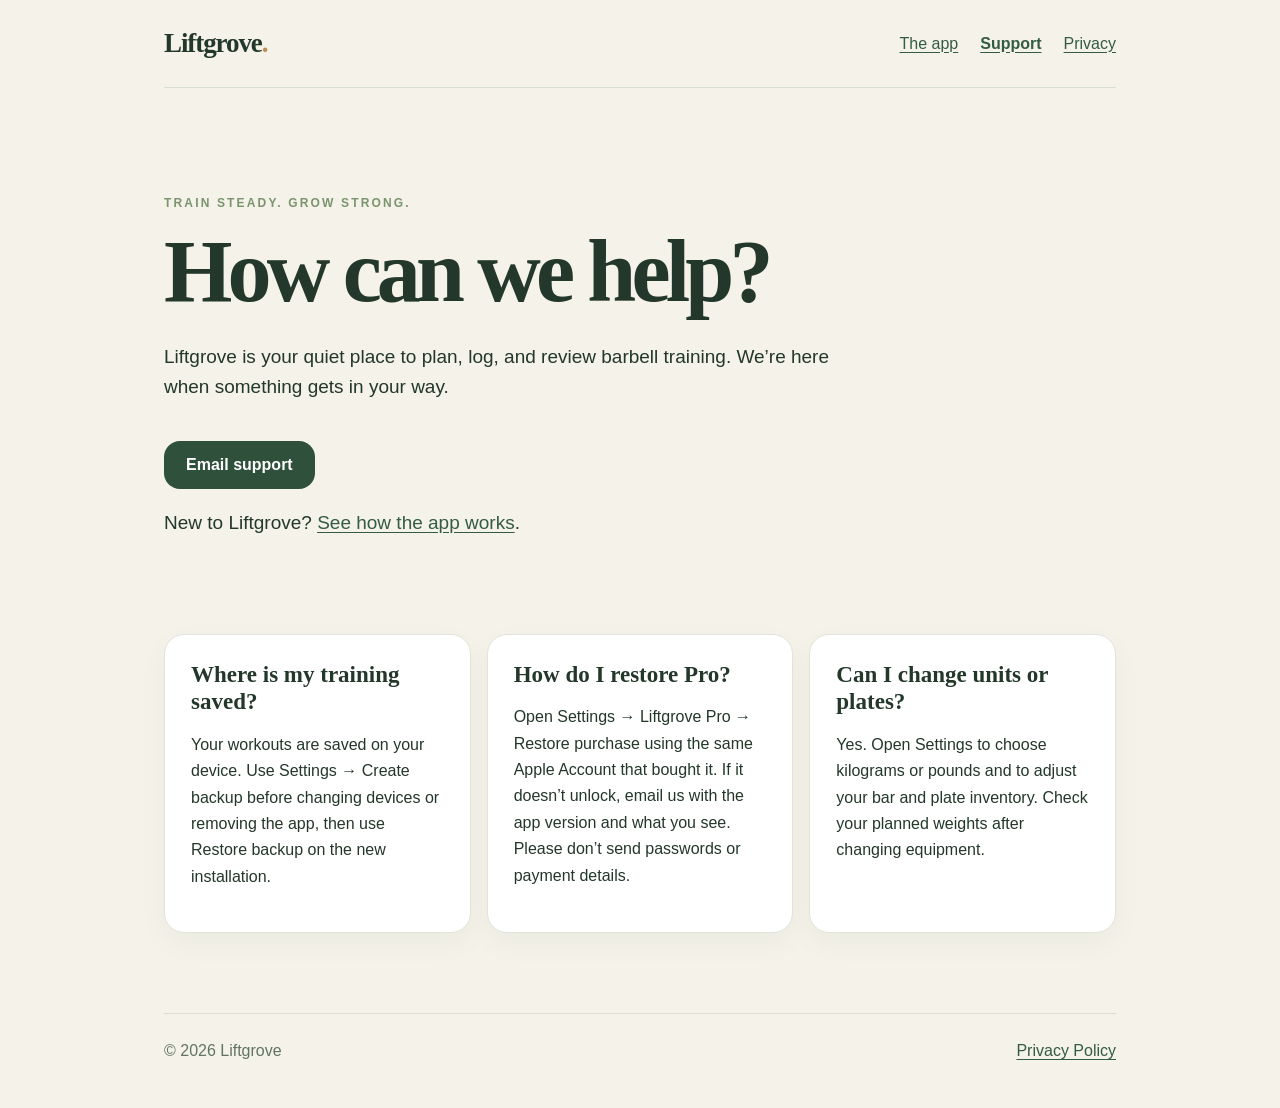
<file: index.html>
<!doctype html>
<html lang="en">
<head>
  <meta charset="utf-8">
  <meta name="viewport" content="width=device-width, initial-scale=1">
  <link rel="icon" href="favicon.png" type="image/png">
  <meta name="description" content="Help and contact information for Liftgrove on iPhone and iPad.">
  <meta name="google-site-verification" content="SRfIJgxXglFEvBMhV38EJawf0IFCzDyvDKIR9mHcaAY">
  <title>Support · Liftgrove</title>
  <link rel="stylesheet" href="style.css">
</head>
<body>
  <main class="page">
    <header class="masthead">
      <a class="brand" href="./">Liftgrove<span class="brand-dot">.</span></a>
      <nav aria-label="Main navigation"><a href="app.html">The app</a><a href="./" aria-current="page">Support</a><a href="privacy.html">Privacy</a></nav>
    </header>
    <section class="hero">
      <p class="eyebrow">TRAIN STEADY. GROW STRONG.</p>
      <h1>How can we help?</h1>
      <p>Liftgrove is your quiet place to plan, log, and review barbell training. We’re here when something gets in your way.</p>
      <a class="button" href="mailto:knakul853@gmail.com?subject=Liftgrove%20support">Email support</a>
      <p>New to Liftgrove? <a href="app.html">See how the app works</a>.</p>
    </section>
    <section class="card-grid" aria-label="Common questions">
      <article class="card"><h2>Where is my training saved?</h2><p>Your workouts are saved on your device. Use Settings → Create backup before changing devices or removing the app, then use Restore backup on the new installation.</p></article>
      <article class="card"><h2>How do I restore Pro?</h2><p>Open Settings → Liftgrove Pro → Restore purchase using the same Apple Account that bought it. If it doesn’t unlock, email us with the app version and what you see. Please don’t send passwords or payment details.</p></article>
      <article class="card"><h2>Can I change units or plates?</h2><p>Yes. Open Settings to choose kilograms or pounds and to adjust your bar and plate inventory. Check your planned weights after changing equipment.</p></article>
    </section>
    <footer><span>© 2026 Liftgrove</span><a href="privacy.html">Privacy Policy</a></footer>
  </main>
  <script type="module" src="https://static.cloudflareinsights.com/beacon.min.js" data-cf-beacon='{"token":"96f12a1c31e44e96a99cbfbb91296c02"}'></script>
</body>
</html>
</file>
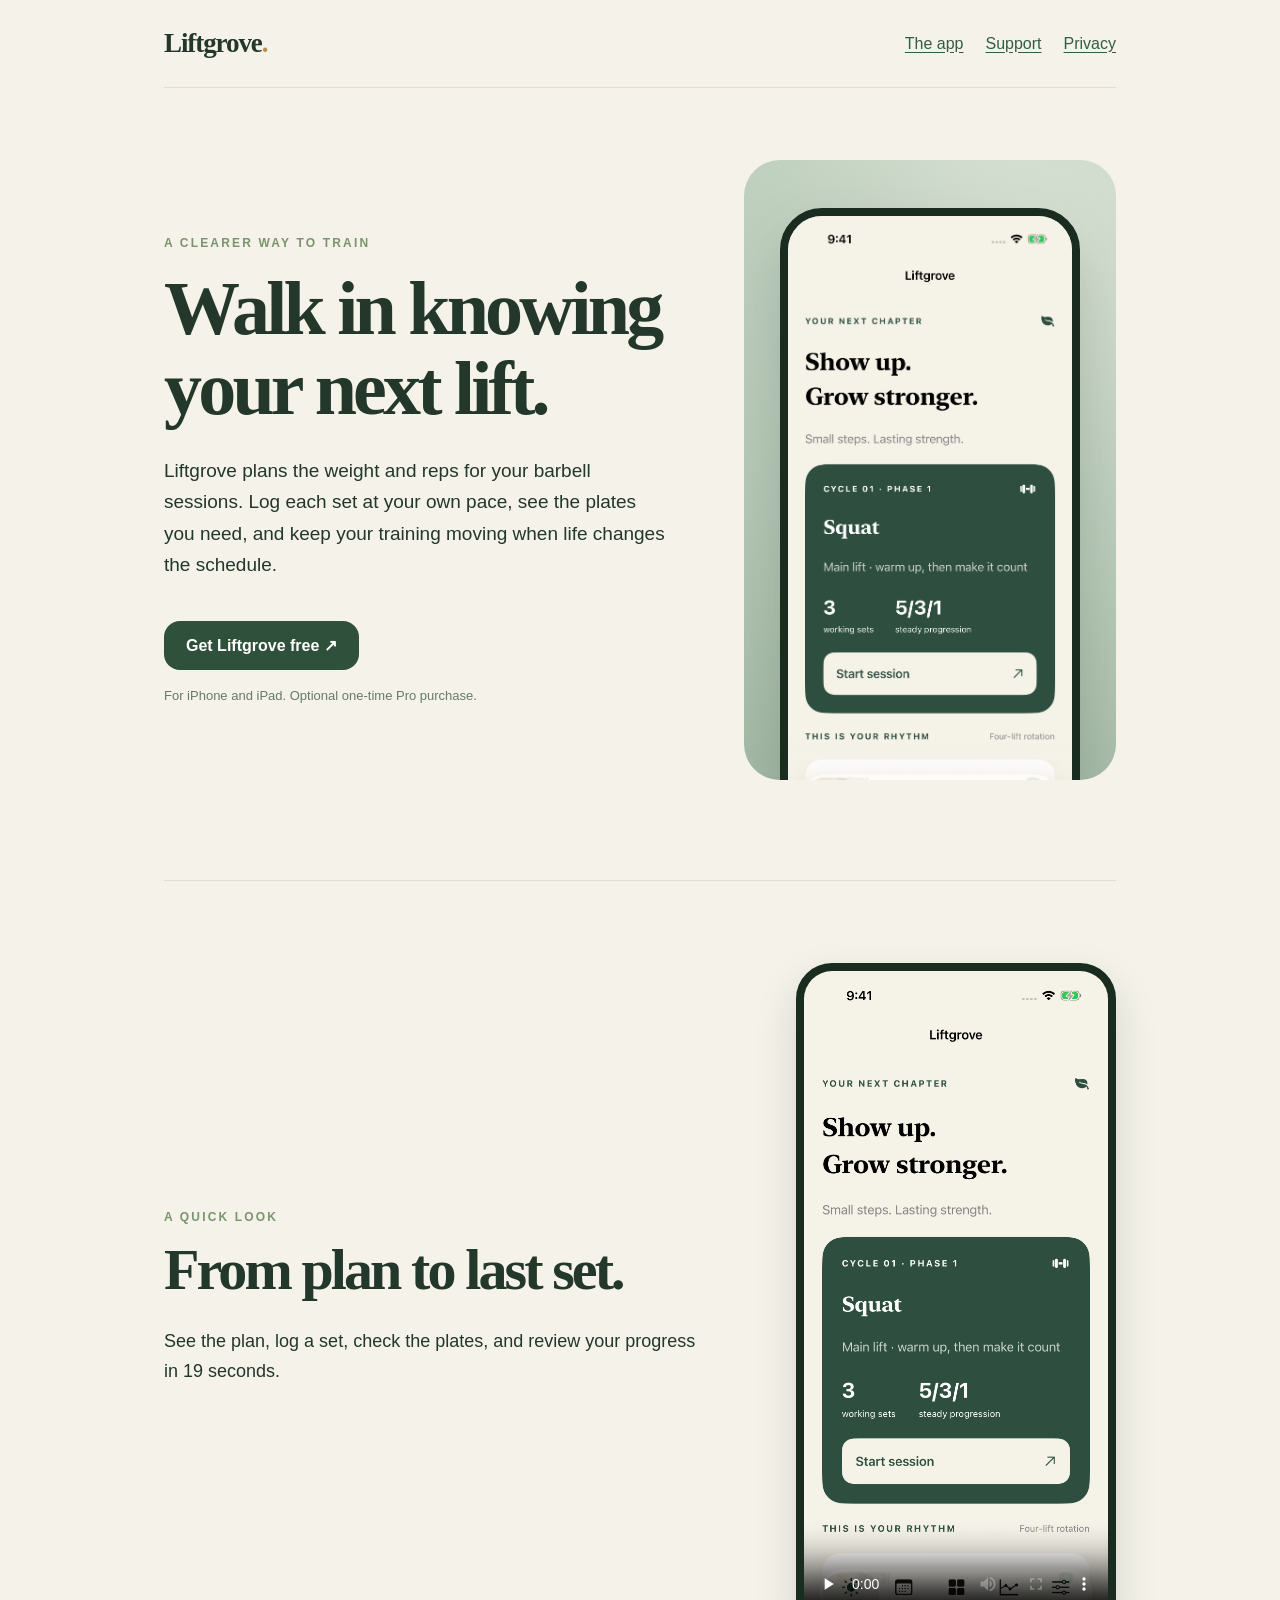
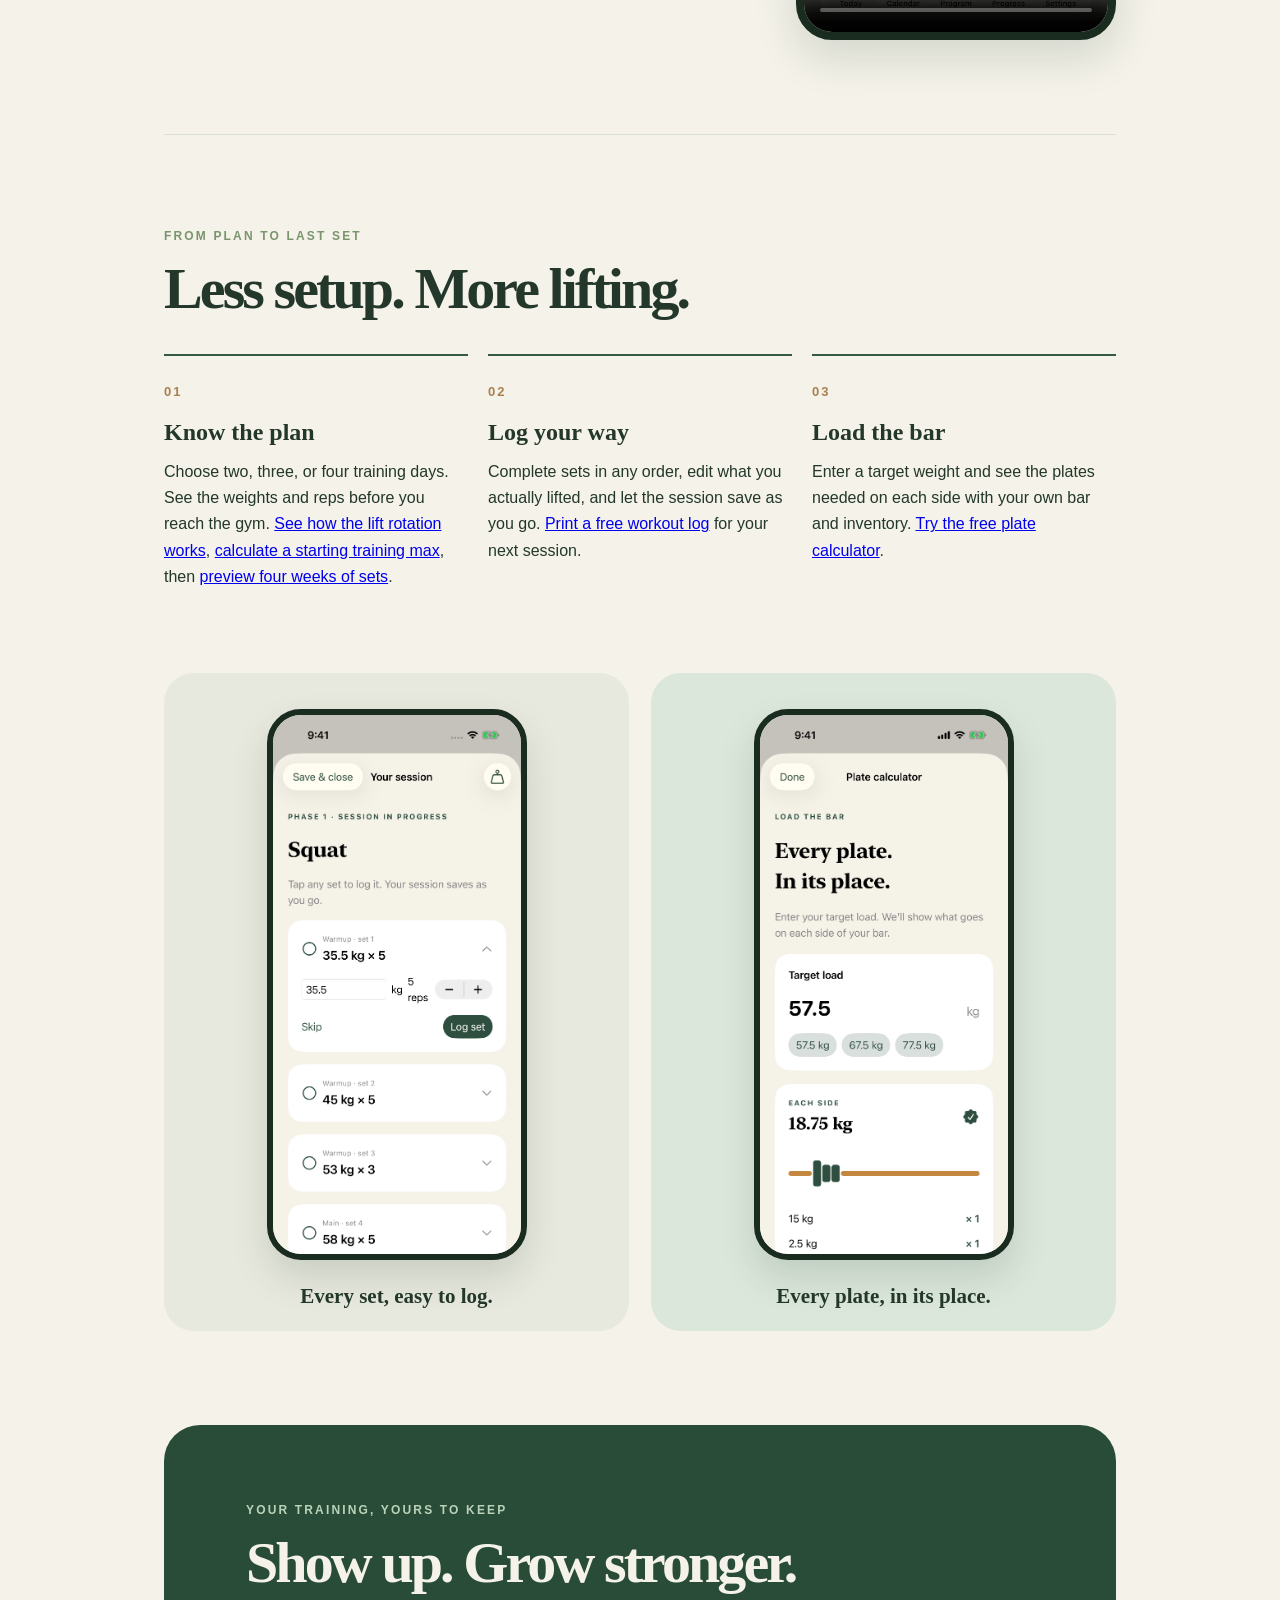
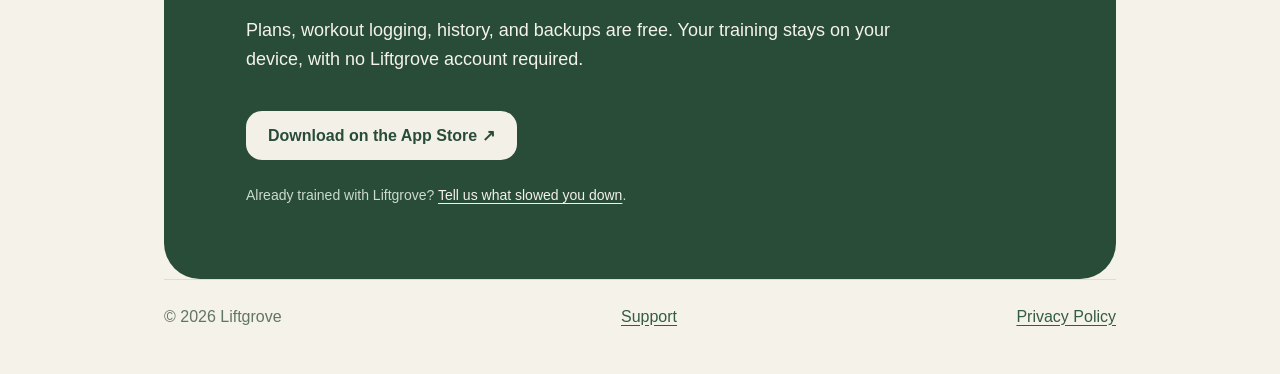
<file: app.html>
<!doctype html>
<html lang="en">
<head>
  <meta charset="utf-8">
  <meta name="viewport" content="width=device-width, initial-scale=1">
  <link rel="icon" href="favicon.png" type="image/png">
  <meta name="description" content="Liftgrove plans your next barbell session, makes sets easy to log, and shows the plates to load. Free on iPhone and iPad.">
  <meta name="apple-itunes-app" content="app-id=6821814920">
  <meta property="og:title" content="Liftgrove · Know your next lift">
  <meta property="og:description" content="A clear barbell plan, a calm workout log, and the plates for every set. Free on iPhone and iPad.">
  <meta property="og:type" content="website">
  <meta property="og:url" content="https://knakul853.github.io/liftgrove-support/app.html">
  <meta property="og:image" content="https://knakul853.github.io/liftgrove-support/images/iphone-01-today.png">
  <link rel="canonical" href="https://knakul853.github.io/liftgrove-support/app.html">
  <title>Liftgrove · Barbell Workout Log &amp; Planner</title>
  <link rel="stylesheet" href="style.css">
  <link rel="stylesheet" href="landing.css">
</head>
<body>
  <main class="page">
    <header class="masthead">
      <a class="brand" href="app.html">Liftgrove<span class="brand-dot">.</span></a>
      <nav aria-label="Main navigation"><a href="#features">The app</a><a href="./">Support</a><a href="privacy.html">Privacy</a></nav>
    </header>

    <section class="landing-hero" aria-labelledby="hero-title">
      <div class="landing-copy">
        <p class="eyebrow">A CLEARER WAY TO TRAIN</p>
        <h1 id="hero-title">Walk in knowing your next lift.</h1>
        <p>Liftgrove plans the weight and reps for your barbell sessions. Log each set at your own pace, see the plates you need, and keep your training moving when life changes the schedule.</p>
        <a class="button" href="https://apps.apple.com/app/apple-store/id6821814920?pt=129577916&amp;ct=liftgrove-web-01&amp;mt=8">Get Liftgrove free <span aria-hidden="true">↗</span></a>
        <p class="small-print">For iPhone and iPad. Optional one-time Pro purchase.</p>
      </div>
      <div class="hero-phone">
        <img src="images/iphone-01-today.png" width="1206" height="2622" alt="Liftgrove Today screen with a planned squat session and Start session button">
      </div>
    </section>

    <section class="preview-section" aria-labelledby="preview-title">
      <div>
        <p class="eyebrow">A QUICK LOOK</p>
        <h2 id="preview-title">From plan to last set.</h2>
        <p>See the plan, log a set, check the plates, and review your progress in 19 seconds.</p>
      </div>
      <video controls playsinline preload="none" poster="images/iphone-01-today.png" width="886" height="1920" aria-label="19-second recording of the Liftgrove app, from workout plan to logged progress">
        <source src="media/liftgrove-overview.mp4" type="video/mp4">
        <p>Your browser cannot play this video. <a href="media/liftgrove-overview.mp4">Download the preview</a>.</p>
      </video>
    </section>

    <section id="features" class="feature-section" aria-labelledby="features-title">
      <p class="eyebrow">FROM PLAN TO LAST SET</p>
      <h2 id="features-title">Less setup. More lifting.</h2>
      <div class="feature-grid">
        <article class="feature-card">
          <span class="feature-number">01</span>
          <h3>Know the plan</h3>
          <p>Choose two, three, or four training days. See the weights and reps before you reach the gym. <a href="training-schedule.html">See how the lift rotation works</a>, <a href="training-max.html">calculate a starting training max</a>, then <a href="cycle-calculator.html">preview four weeks of sets</a>.</p>
        </article>
        <article class="feature-card">
          <span class="feature-number">02</span>
          <h3>Log your way</h3>
          <p>Complete sets in any order, edit what you actually lifted, and let the session save as you go. <a href="workout-log.html">Print a free workout log</a> for your next session.</p>
        </article>
        <article class="feature-card">
          <span class="feature-number">03</span>
          <h3>Load the bar</h3>
          <p>Enter a target weight and see the plates needed on each side with your own bar and inventory. <a href="plate-calculator.html">Try the free plate calculator</a>.</p>
        </article>
      </div>
      <div class="screen-pair" aria-label="Liftgrove app screens">
        <figure><img src="images/iphone-02-session.png" width="1206" height="2622" loading="lazy" alt="Squat workout screen with editable weights, reps, and a Log set button"><figcaption>Every set, easy to log.</figcaption></figure>
        <figure><img src="images/iphone-03-plates.png" width="1206" height="2622" loading="lazy" alt="Plate calculator showing the plates needed for a 57.5 kilogram load"><figcaption>Every plate, in its place.</figcaption></figure>
      </div>
    </section>

    <section class="closing-cta" aria-labelledby="closing-title">
      <p class="eyebrow">YOUR TRAINING, YOURS TO KEEP</p>
      <h2 id="closing-title">Show up. Grow stronger.</h2>
      <p>Plans, workout logging, history, and backups are free. Your training stays on your device, with no Liftgrove account required.</p>
      <a class="button" href="https://apps.apple.com/app/apple-store/id6821814920?pt=129577916&amp;ct=liftgrove-web-01&amp;mt=8">Download on the App Store <span aria-hidden="true">↗</span></a>
      <p class="feedback-invite">Already trained with Liftgrove? <a href="mailto:liftgroveteam@gmail.com?subject=My%20first%20Liftgrove%20workout">Tell us what slowed you down</a>.</p>
    </section>

    <footer><span>© 2026 Liftgrove</span><a href="./">Support</a><a href="privacy.html">Privacy Policy</a></footer>
  </main>
  <script type="module" src="https://static.cloudflareinsights.com/beacon.min.js" data-cf-beacon='{"token":"96f12a1c31e44e96a99cbfbb91296c02"}'></script>
</body>
</html>
</file>
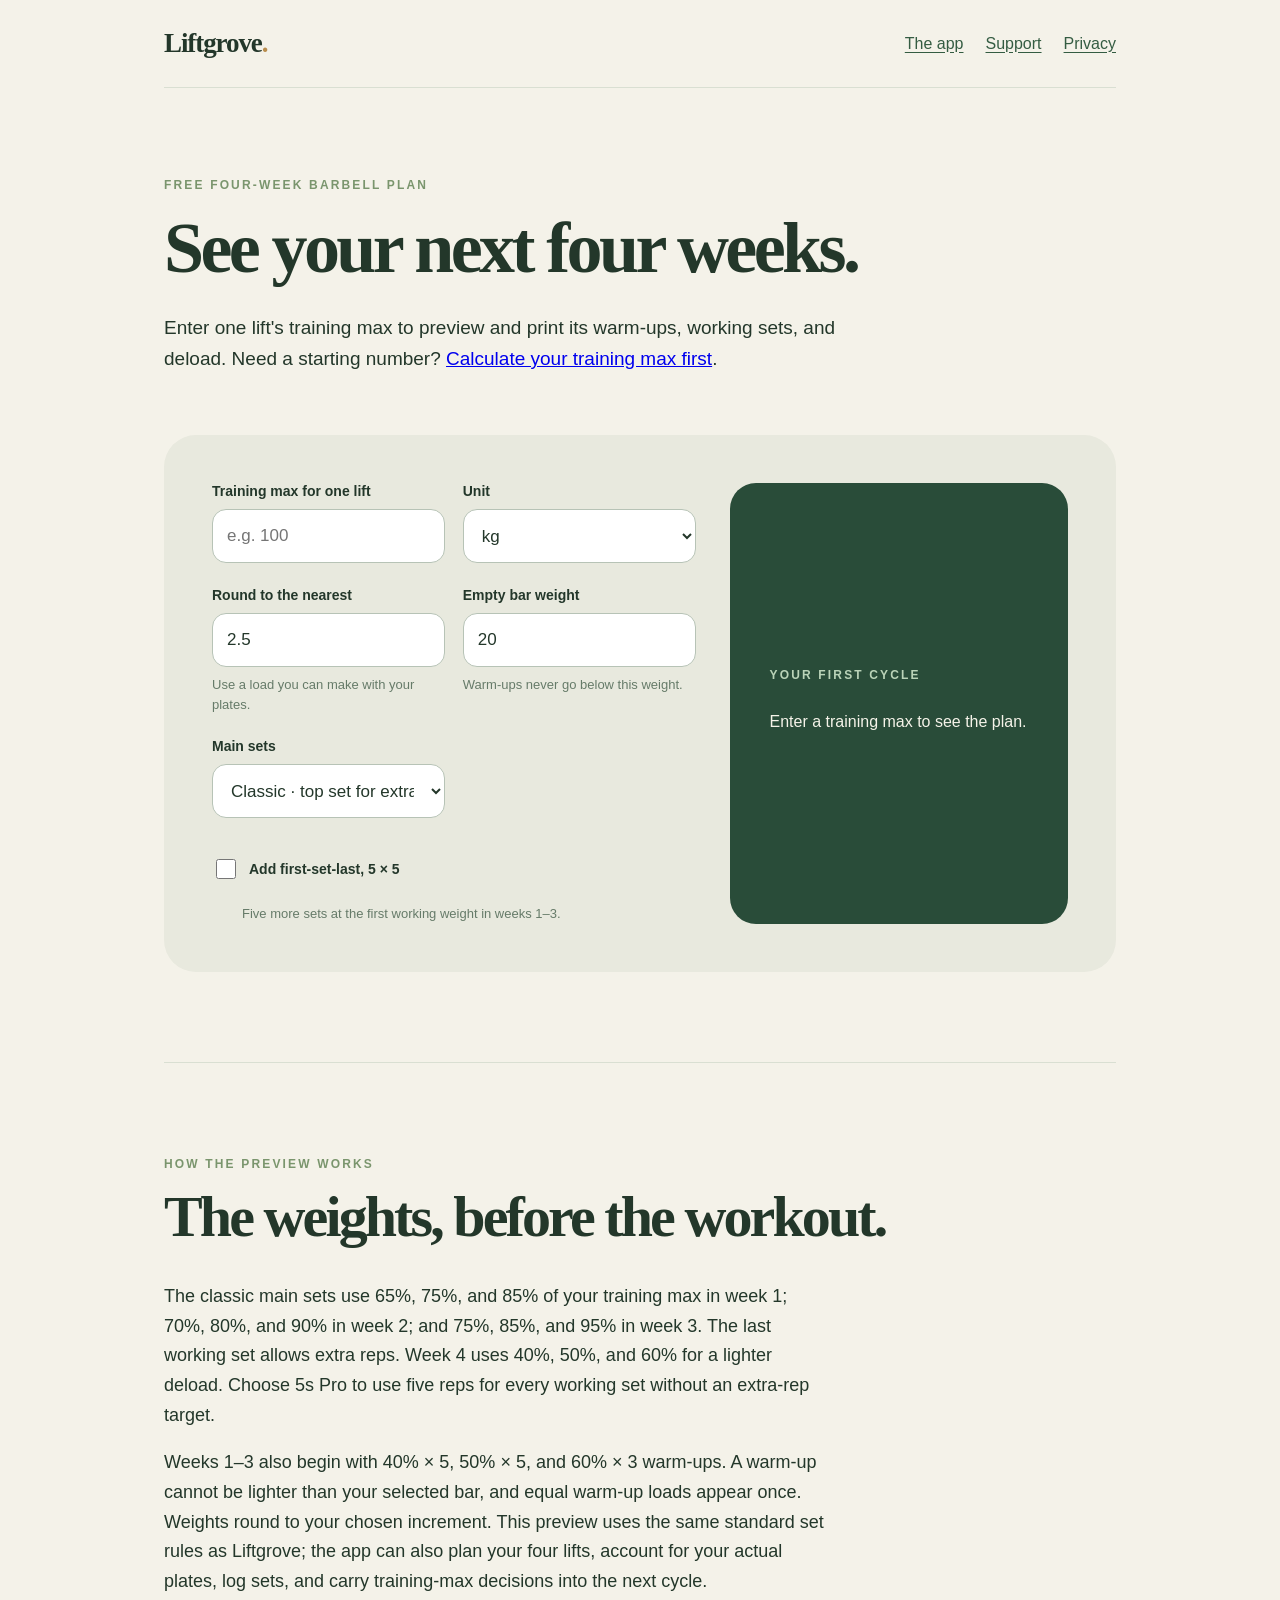
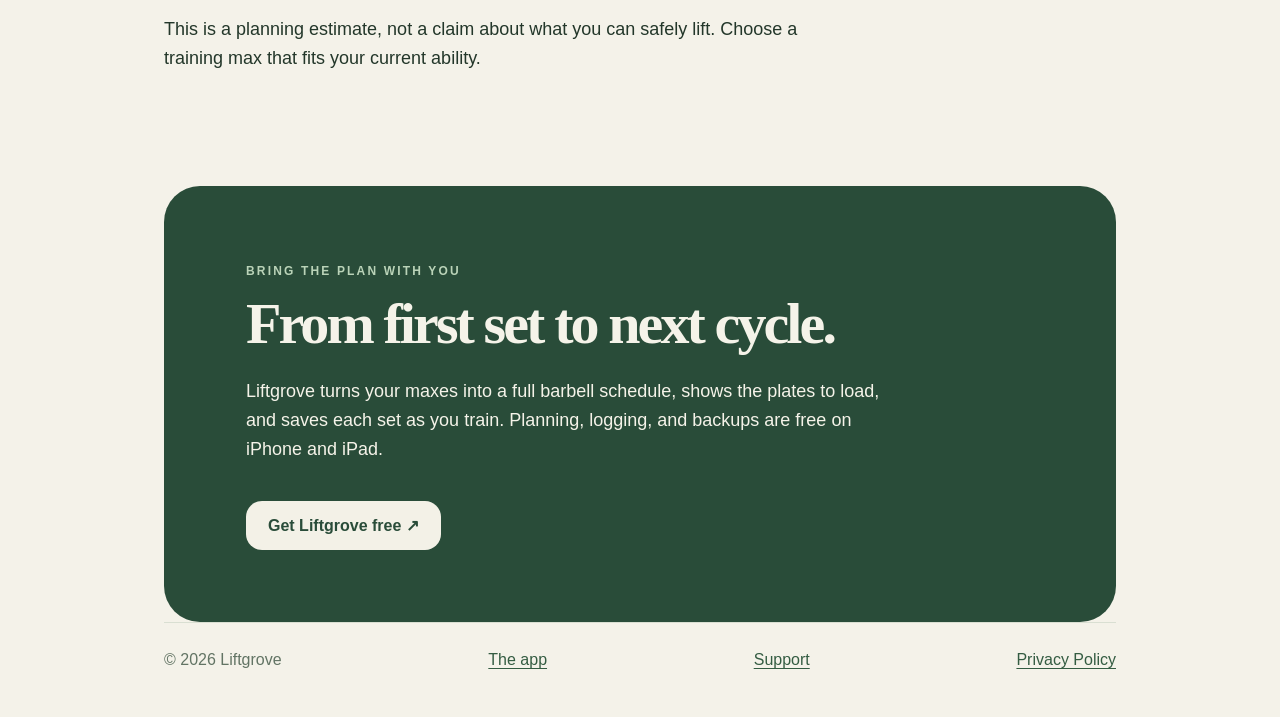
<file: cycle-calculator.html>
<!doctype html>
<html lang="en">
<head>
  <meta charset="utf-8">
  <meta name="viewport" content="width=device-width, initial-scale=1">
  <link rel="icon" href="favicon.png" type="image/png">
  <meta name="description" content="Free four-week barbell workout calculator. Enter your training max to preview and print warm-ups, main sets, deload, and optional first-set-last work in kg or lb.">
  <meta name="apple-itunes-app" content="app-id=6821814920">
  <meta property="og:title" content="Four-Week Barbell Plan Calculator · Liftgrove">
  <meta property="og:description" content="Preview the weights and reps for your next four-week strength cycle, free in the browser.">
  <meta property="og:type" content="website">
  <meta property="og:url" content="https://knakul853.github.io/liftgrove-support/cycle-calculator.html">
  <meta property="og:image" content="https://knakul853.github.io/liftgrove-support/images/iphone-01-today.png">
  <link rel="canonical" href="https://knakul853.github.io/liftgrove-support/cycle-calculator.html">
  <title>Free Four-Week Barbell Plan Calculator · Liftgrove</title>
  <link rel="stylesheet" href="style.css">
  <link rel="stylesheet" href="landing.css">
  <script type="module" src="cycle-calculator.mjs"></script>
</head>
<body class="cycle-calculator-page">
  <main class="page">
    <header class="masthead">
      <a class="brand" href="app.html">Liftgrove<span class="brand-dot">.</span></a>
      <nav aria-label="Main navigation"><a href="app.html">The app</a><a href="./">Support</a><a href="privacy.html">Privacy</a></nav>
    </header>

    <section class="tool-intro" aria-labelledby="tool-title">
      <p class="eyebrow">FREE FOUR-WEEK BARBELL PLAN</p>
      <h1 id="tool-title">See your next four weeks.</h1>
      <p>Enter one lift's training max to preview and print its warm-ups, working sets, and deload. Need a starting number? <a href="training-max.html">Calculate your training max first</a>.</p>
    </section>

    <section class="calculator-panel" aria-label="Four-week workout calculator">
      <div class="calculator-fields">
        <div class="field"><label for="training-max">Training max for one lift</label><input id="training-max" type="number" inputmode="decimal" min="0.1" step="any" placeholder="e.g. 100"></div>
        <div class="field"><label for="unit">Unit</label><select id="unit"><option value="kg">kg</option><option value="lb">lb</option></select></div>
        <div class="field"><label for="increment">Round to the nearest</label><input id="increment" type="number" inputmode="decimal" min="0.1" step="any" value="2.5"><span class="field-hint">Use a load you can make with your plates.</span></div>
        <div class="field"><label for="bar-weight">Empty bar weight</label><input id="bar-weight" type="number" inputmode="decimal" min="0" max="500" step="any" value="20"><span class="field-hint">Warm-ups never go below this weight.</span></div>
        <div class="field"><label for="scheme">Main sets</label><select id="scheme"><option value="classic">Classic · top set for extra reps</option><option value="fivePro">5s Pro · five reps each set</option></select></div>
        <div class="field cycle-toggle"><label for="fsl"><input id="fsl" type="checkbox"> Add first-set-last, 5 × 5</label><span class="field-hint">Five more sets at the first working weight in weeks 1–3.</span></div>
      </div>
      <div class="calculator-result cycle-intro-result" aria-live="polite">
        <p class="eyebrow">YOUR FIRST CYCLE</p>
        <p id="cycle-prompt">Enter a training max to see the plan.</p>
        <p id="cycle-summary" class="cycle-summary" hidden></p>
        <p id="cycle-error" class="result-error" hidden></p>
      </div>
    </section>

    <section class="cycle-output" aria-label="Your four-week plan">
      <div id="cycle-print-actions" class="cycle-print-actions" hidden>
        <button class="button" id="print-cycle" type="button">Print this plan <span aria-hidden="true">↗</span></button>
      </div>
      <div id="cycle-result" class="cycle-grid" hidden></div>
      <p class="cycle-print-credit">Made with Liftgrove · Plan and log your lifts on iPhone and iPad.</p>
    </section>

    <section class="plate-examples" aria-labelledby="method-title">
      <p class="eyebrow">HOW THE PREVIEW WORKS</p>
      <h2 id="method-title">The weights, before the workout.</h2>
      <p>The classic main sets use 65%, 75%, and 85% of your training max in week 1; 70%, 80%, and 90% in week 2; and 75%, 85%, and 95% in week 3. The last working set allows extra reps. Week 4 uses 40%, 50%, and 60% for a lighter deload. Choose 5s Pro to use five reps for every working set without an extra-rep target.</p>
      <p>Weeks 1–3 also begin with 40% × 5, 50% × 5, and 60% × 3 warm-ups. A warm-up cannot be lighter than your selected bar, and equal warm-up loads appear once. Weights round to your chosen increment. This preview uses the same standard set rules as Liftgrove; the app can also plan your four lifts, account for your actual plates, log sets, and carry training-max decisions into the next cycle.</p>
      <p>This is a planning estimate, not a claim about what you can safely lift. Choose a training max that fits your current ability.</p>
    </section>

    <section class="closing-cta" aria-labelledby="closing-title">
      <p class="eyebrow">BRING THE PLAN WITH YOU</p>
      <h2 id="closing-title">From first set to next cycle.</h2>
      <p>Liftgrove turns your maxes into a full barbell schedule, shows the plates to load, and saves each set as you train. Planning, logging, and backups are free on iPhone and iPad.</p>
      <a class="button" href="https://apps.apple.com/app/apple-store/id6821814920?pt=129577916&amp;ct=liftgrove-web-cycle-01&amp;mt=8">Get Liftgrove free <span aria-hidden="true">↗</span></a>
    </section>

    <footer><span>© 2026 Liftgrove</span><a href="app.html">The app</a><a href="./">Support</a><a href="privacy.html">Privacy Policy</a></footer>
  </main>
  <script type="module" src="https://static.cloudflareinsights.com/beacon.min.js" data-cf-beacon='{"token":"96f12a1c31e44e96a99cbfbb91296c02"}'></script>
</body>
</html>
</file>
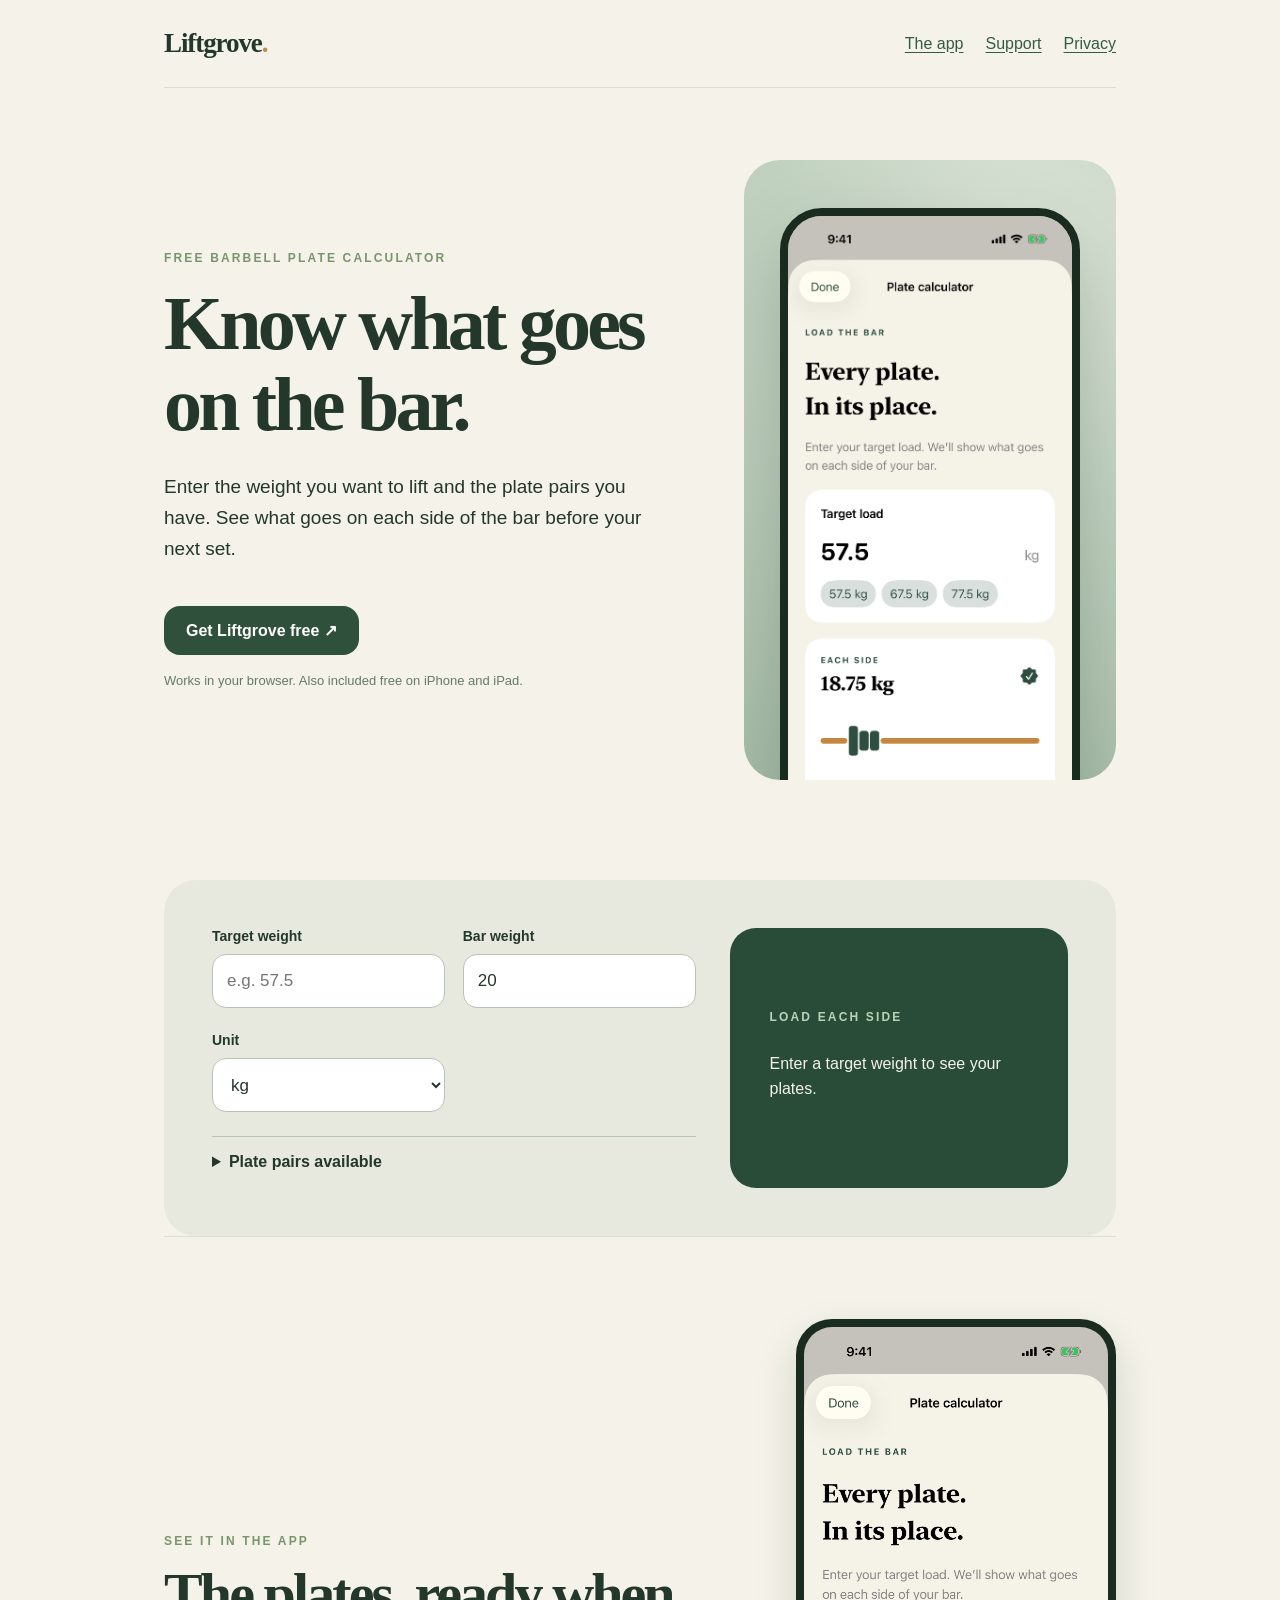
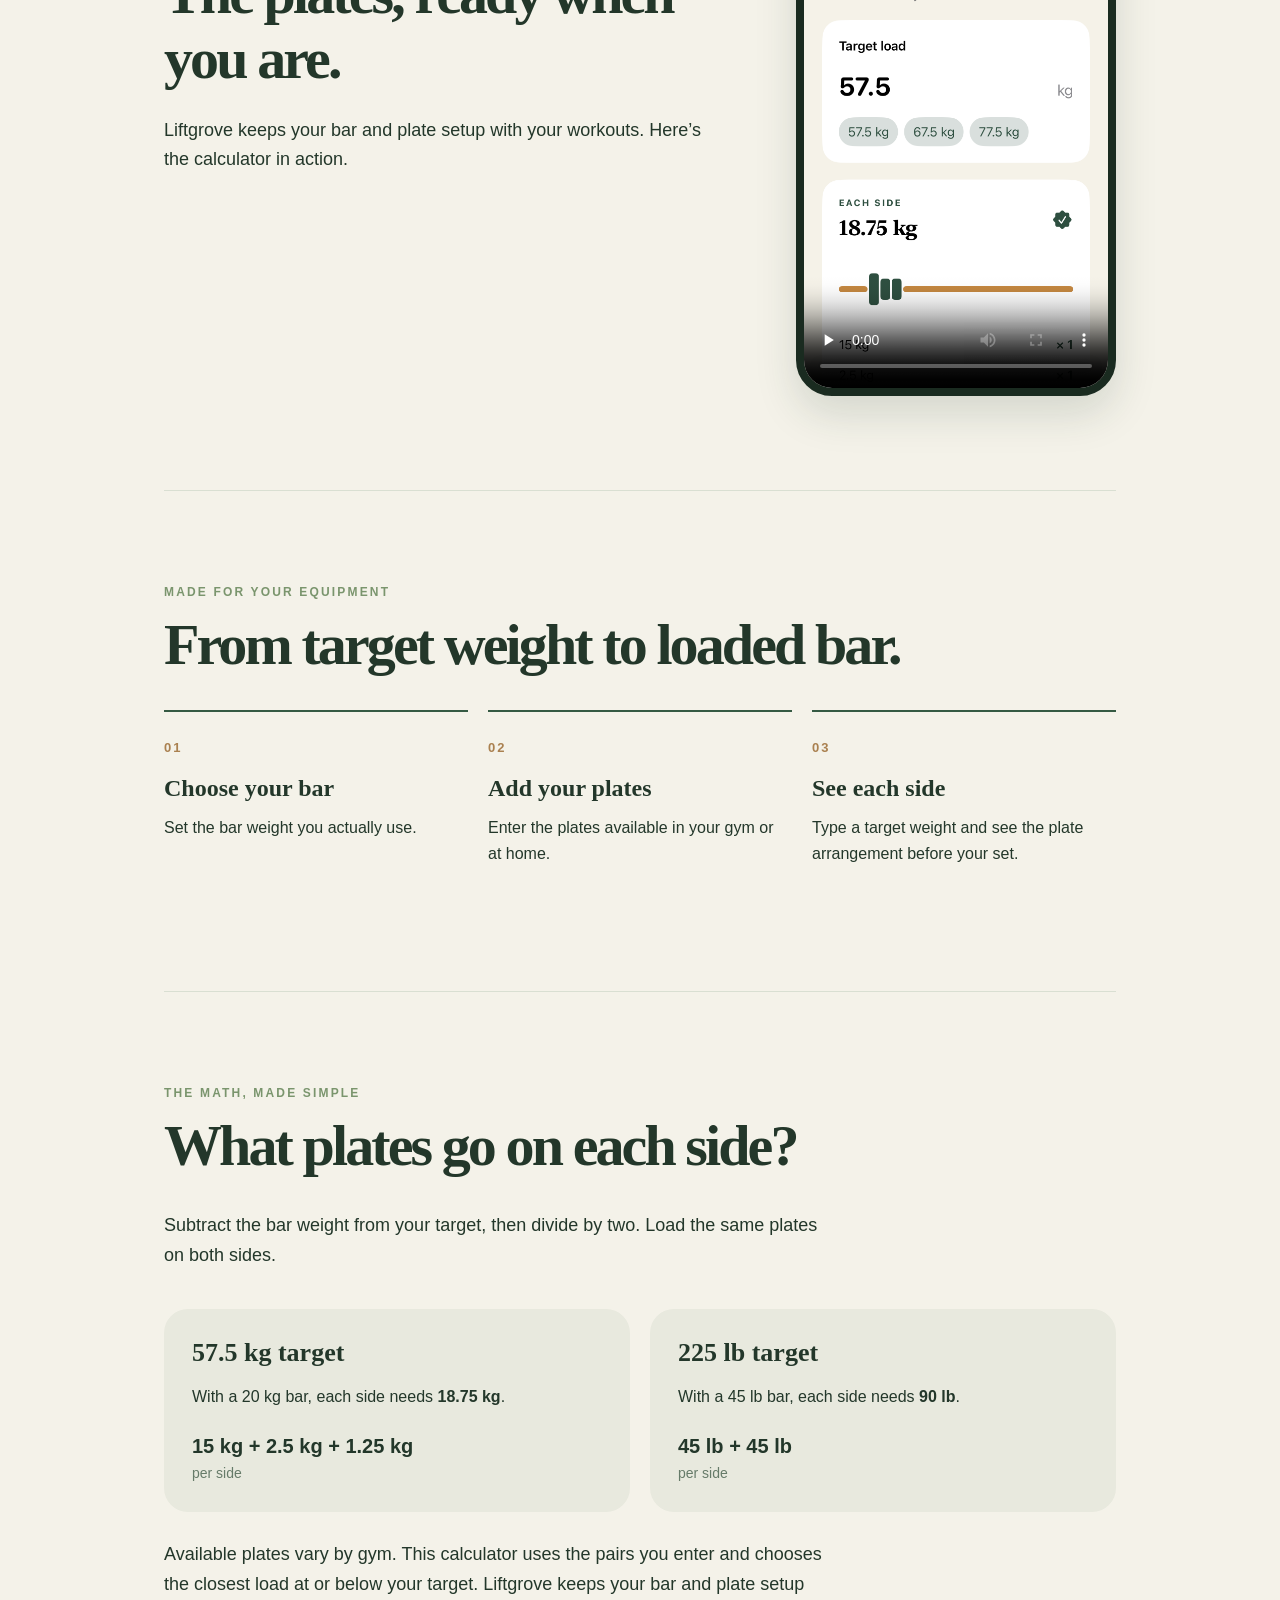
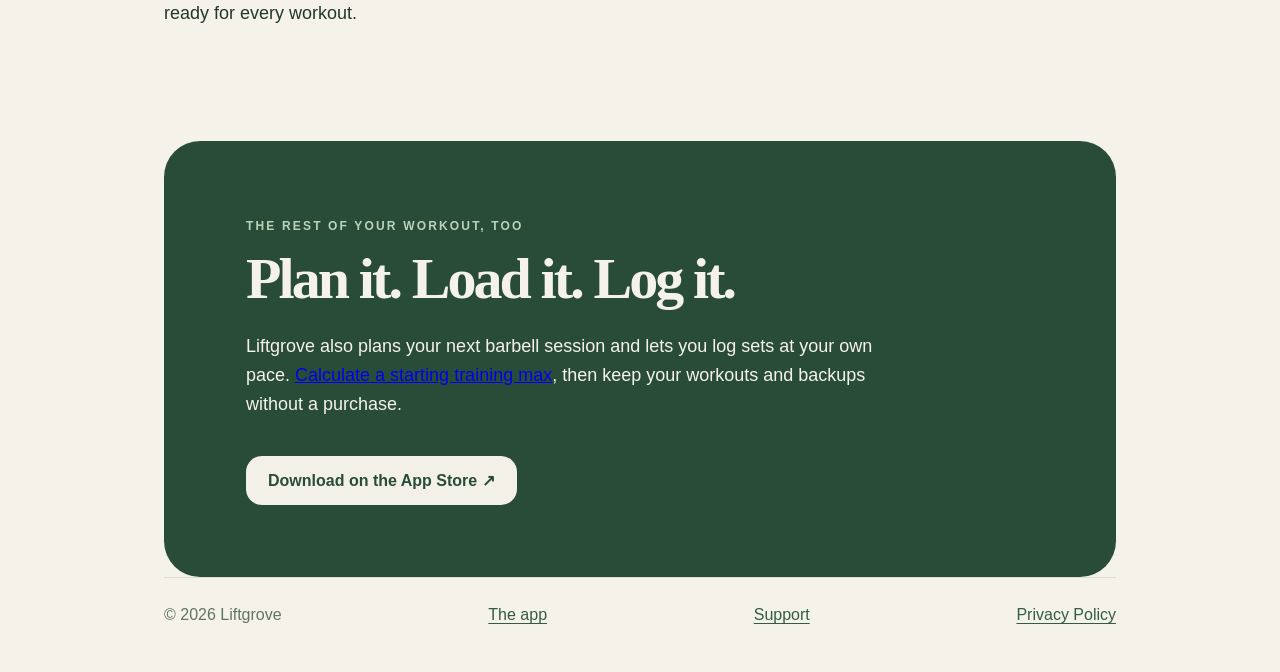
<file: plate-calculator.html>
<!doctype html>
<html lang="en">
<head>
  <meta charset="utf-8">
  <meta name="viewport" content="width=device-width, initial-scale=1">
  <link rel="icon" href="favicon.png" type="image/png">
  <meta name="description" content="Free online barbell plate calculator. Enter target and bar weight, choose kg or lb and the plate pairs you own, then see each side and the closest load at or below your target.">
  <meta name="apple-itunes-app" content="app-id=6821814920">
  <meta property="og:title" content="Barbell Plate Calculator · Liftgrove">
  <meta property="og:description" content="Enter your bar, target, and available plate pairs. See what to load on each side, free in your browser.">
  <meta property="og:type" content="website">
  <meta property="og:url" content="https://knakul853.github.io/liftgrove-support/plate-calculator.html">
  <meta property="og:image" content="https://knakul853.github.io/liftgrove-support/images/iphone-03-plates.png">
  <link rel="canonical" href="https://knakul853.github.io/liftgrove-support/plate-calculator.html">
  <title>Free Barbell Plate Calculator Online (kg &amp; lb) · Liftgrove</title>
  <link rel="stylesheet" href="style.css">
  <link rel="stylesheet" href="landing.css">
  <script type="module" src="plate-calculator.mjs"></script>
</head>
<body>
  <main class="page">
    <header class="masthead">
      <a class="brand" href="app.html">Liftgrove<span class="brand-dot">.</span></a>
      <nav aria-label="Main navigation"><a href="app.html">The app</a><a href="./">Support</a><a href="privacy.html">Privacy</a></nav>
    </header>

    <section class="landing-hero" aria-labelledby="hero-title">
      <div class="landing-copy">
        <p class="eyebrow">FREE BARBELL PLATE CALCULATOR</p>
        <h1 id="hero-title">Know what goes on the bar.</h1>
        <p>Enter the weight you want to lift and the plate pairs you have. See what goes on each side of the bar before your next set.</p>
        <a class="button" href="https://apps.apple.com/us/app/liftgrove-strength-tracker/id6821814920?ppid=4cd4ef22-7dad-4ff5-a7c0-219521e759c7&amp;pt=129577916&amp;ct=liftgrove-web-plates-01">Get Liftgrove free <span aria-hidden="true">↗</span></a>
        <p class="small-print">Works in your browser. Also included free on iPhone and iPad.</p>
      </div>
      <div class="hero-phone">
        <img src="images/iphone-03-plates.png" width="1206" height="2622" alt="Liftgrove plate calculator showing the plates needed on each side of the bar for a 57.5 kilogram target">
      </div>
    </section>

    <section class="calculator-panel" aria-label="Free plate calculator">
      <div class="calculator-fields">
        <div class="field"><label for="target-weight">Target weight</label><input id="target-weight" type="number" inputmode="decimal" min="0" max="1000" step="any" placeholder="e.g. 57.5"></div>
        <div class="field"><label for="bar-weight">Bar weight</label><input id="bar-weight" type="number" inputmode="decimal" min="0" max="1000" step="any" value="20"></div>
        <div class="field"><label for="plate-unit">Unit</label><select id="plate-unit"><option value="kg">kg</option><option value="lb">lb</option></select></div>
        <details class="inventory-details">
          <summary>Plate pairs available</summary>
          <p>Count matching pairs, one plate for each side. Switching units loads a standard preset.</p>
          <div id="plate-inventory" class="inventory-grid"></div>
        </details>
      </div>
      <div class="calculator-result" aria-live="polite" aria-atomic="true">
        <p class="eyebrow">LOAD EACH SIDE</p>
        <p id="plate-result-prompt">Enter a target weight to see your plates.</p>
        <div id="plate-result-values" hidden>
          <p class="result-label">Achievable load</p>
          <p class="result-number"><output id="plate-result-load">—</output> <span id="plate-result-unit">kg</span></p>
          <p id="plate-result-stack" class="plate-result-stack"></p>
          <p id="plate-result-gap" class="result-detail"></p>
        </div>
        <p id="plate-result-error" class="result-error" hidden></p>
      </div>
    </section>

    <section class="preview-section" aria-labelledby="preview-title">
      <div>
        <p class="eyebrow">SEE IT IN THE APP</p>
        <h2 id="preview-title">The plates, ready when you are.</h2>
        <p>Liftgrove keeps your bar and plate setup with your workouts. Here’s the calculator in action.</p>
      </div>
      <video controls playsinline preload="none" poster="images/iphone-03-plates.png" width="1080" height="1920" aria-label="Ten-second preview of Liftgrove's plate calculator">
        <source src="media/liftgrove-plates.mp4" type="video/mp4">
        <p>Your browser cannot play this video. <a href="media/liftgrove-plates.mp4">Download the preview</a>.</p>
      </video>
    </section>

    <section class="feature-section" aria-labelledby="how-title">
      <p class="eyebrow">MADE FOR YOUR EQUIPMENT</p>
      <h2 id="how-title">From target weight to loaded bar.</h2>
      <div class="feature-grid">
        <article class="feature-card"><span class="feature-number">01</span><h3>Choose your bar</h3><p>Set the bar weight you actually use.</p></article>
        <article class="feature-card"><span class="feature-number">02</span><h3>Add your plates</h3><p>Enter the plates available in your gym or at home.</p></article>
        <article class="feature-card"><span class="feature-number">03</span><h3>See each side</h3><p>Type a target weight and see the plate arrangement before your set.</p></article>
      </div>
    </section>

    <section class="plate-examples" aria-labelledby="examples-title">
      <p class="eyebrow">THE MATH, MADE SIMPLE</p>
      <h2 id="examples-title">What plates go on each side?</h2>
      <p>Subtract the bar weight from your target, then divide by two. Load the same plates on both sides.</p>
      <div class="example-grid">
        <article class="example-card">
          <h3>57.5 kg target</h3>
          <p>With a 20 kg bar, each side needs <strong>18.75 kg</strong>.</p>
          <p class="plate-stack">15 kg + 2.5 kg + 1.25 kg <span>per side</span></p>
        </article>
        <article class="example-card">
          <h3>225 lb target</h3>
          <p>With a 45 lb bar, each side needs <strong>90 lb</strong>.</p>
          <p class="plate-stack">45 lb + 45 lb <span>per side</span></p>
        </article>
      </div>
      <p>Available plates vary by gym. This calculator uses the pairs you enter and chooses the closest load at or below your target. Liftgrove keeps your bar and plate setup ready for every workout.</p>
    </section>

    <section class="closing-cta" aria-labelledby="closing-title">
      <p class="eyebrow">THE REST OF YOUR WORKOUT, TOO</p>
      <h2 id="closing-title">Plan it. Load it. Log it.</h2>
      <p>Liftgrove also plans your next barbell session and lets you log sets at your own pace. <a href="training-max.html">Calculate a starting training max</a>, then keep your workouts and backups without a purchase.</p>
      <a class="button" href="https://apps.apple.com/us/app/liftgrove-strength-tracker/id6821814920?ppid=4cd4ef22-7dad-4ff5-a7c0-219521e759c7&amp;pt=129577916&amp;ct=liftgrove-web-plates-01">Download on the App Store <span aria-hidden="true">↗</span></a>
    </section>

    <footer><span>© 2026 Liftgrove</span><a href="app.html">The app</a><a href="./">Support</a><a href="privacy.html">Privacy Policy</a></footer>
  </main>
  <script type="module" src="https://static.cloudflareinsights.com/beacon.min.js" data-cf-beacon='{"token":"96f12a1c31e44e96a99cbfbb91296c02"}'></script>
</body>
</html>
</file>
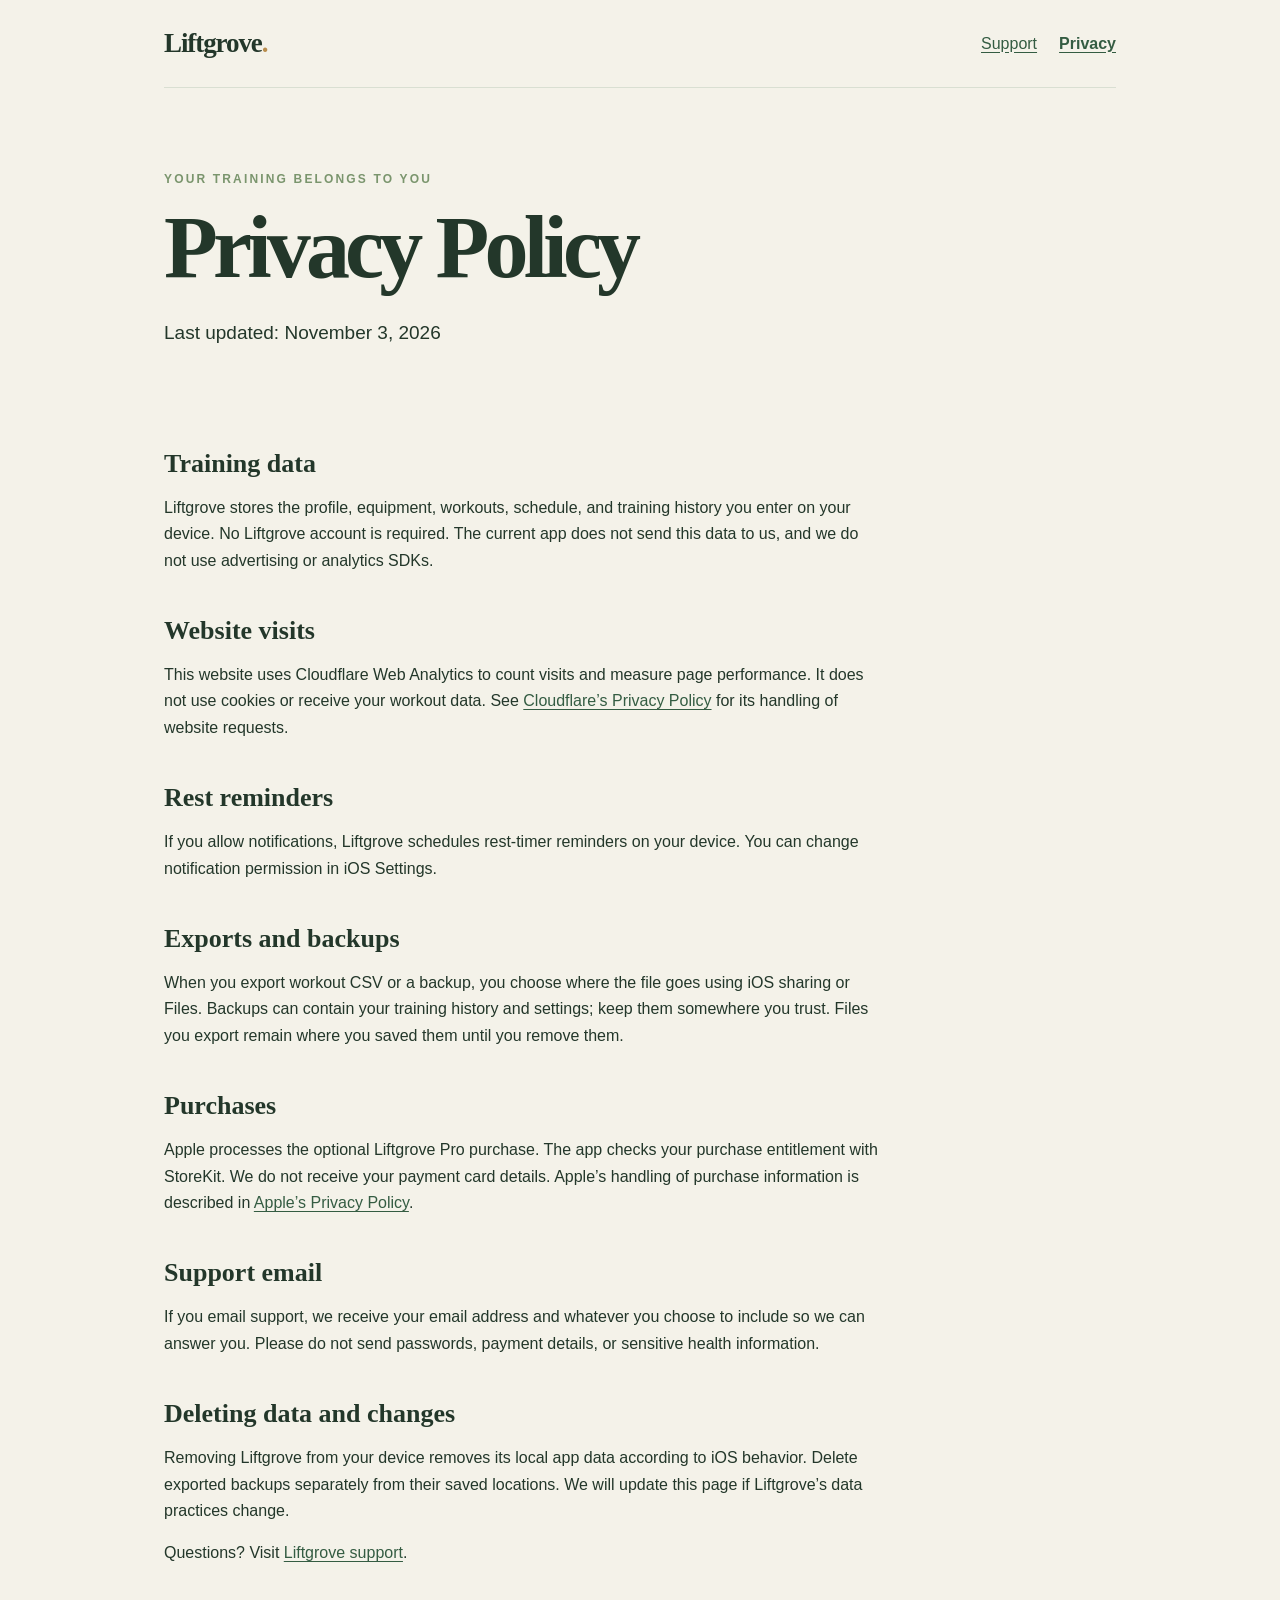
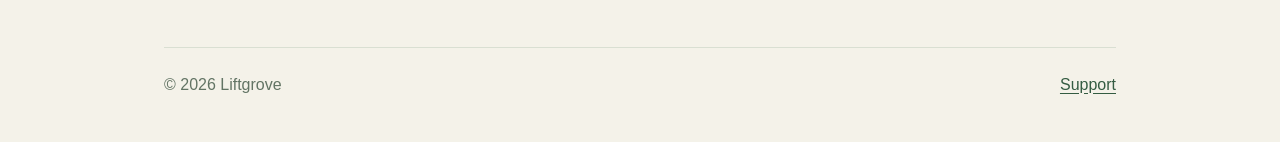
<file: privacy.html>
<!doctype html>
<html lang="en">
<head>
  <meta charset="utf-8">
  <meta name="viewport" content="width=device-width, initial-scale=1">
  <link rel="icon" href="favicon.png" type="image/png">
  <meta name="description" content="Privacy Policy for the Liftgrove iPhone and iPad app.">
  <title>Privacy Policy · Liftgrove</title>
  <link rel="stylesheet" href="style.css">
</head>
<body>
  <main class="page">
    <header class="masthead">
      <a class="brand" href="./">Liftgrove<span class="brand-dot">.</span></a>
      <nav aria-label="Main navigation"><a href="./">Support</a><a href="privacy.html" aria-current="page">Privacy</a></nav>
    </header>
    <section class="hero compact"><p class="eyebrow">YOUR TRAINING BELONGS TO YOU</p><h1>Privacy Policy</h1><p>Last updated: November 3, 2026</p></section>
    <section class="policy">
      <h2>Training data</h2>
      <p>Liftgrove stores the profile, equipment, workouts, schedule, and training history you enter on your device. No Liftgrove account is required. The current app does not send this data to us, and we do not use advertising or analytics SDKs.</p>
      <h2>Website visits</h2>
      <p>This website uses Cloudflare Web Analytics to count visits and measure page performance. It does not use cookies or receive your workout data. See <a href="https://www.cloudflare.com/privacypolicy/">Cloudflare’s Privacy Policy</a> for its handling of website requests.</p>
      <h2>Rest reminders</h2>
      <p>If you allow notifications, Liftgrove schedules rest-timer reminders on your device. You can change notification permission in iOS Settings.</p>
      <h2>Exports and backups</h2>
      <p>When you export workout CSV or a backup, you choose where the file goes using iOS sharing or Files. Backups can contain your training history and settings; keep them somewhere you trust. Files you export remain where you saved them until you remove them.</p>
      <h2>Purchases</h2>
      <p>Apple processes the optional Liftgrove Pro purchase. The app checks your purchase entitlement with StoreKit. We do not receive your payment card details. Apple’s handling of purchase information is described in <a href="https://www.apple.com/legal/privacy/">Apple’s Privacy Policy</a>.</p>
      <h2>Support email</h2>
      <p>If you email support, we receive your email address and whatever you choose to include so we can answer you. Please do not send passwords, payment details, or sensitive health information.</p>
      <h2>Deleting data and changes</h2>
      <p>Removing Liftgrove from your device removes its local app data according to iOS behavior. Delete exported backups separately from their saved locations. We will update this page if Liftgrove’s data practices change.</p>
      <p>Questions? Visit <a href="./">Liftgrove support</a>.</p>
    </section>
    <footer><span>© 2026 Liftgrove</span><a href="./">Support</a></footer>
  </main>
  <script type="module" src="https://static.cloudflareinsights.com/beacon.min.js" data-cf-beacon='{"token":"96f12a1c31e44e96a99cbfbb91296c02"}'></script>
</body>
</html>
</file>
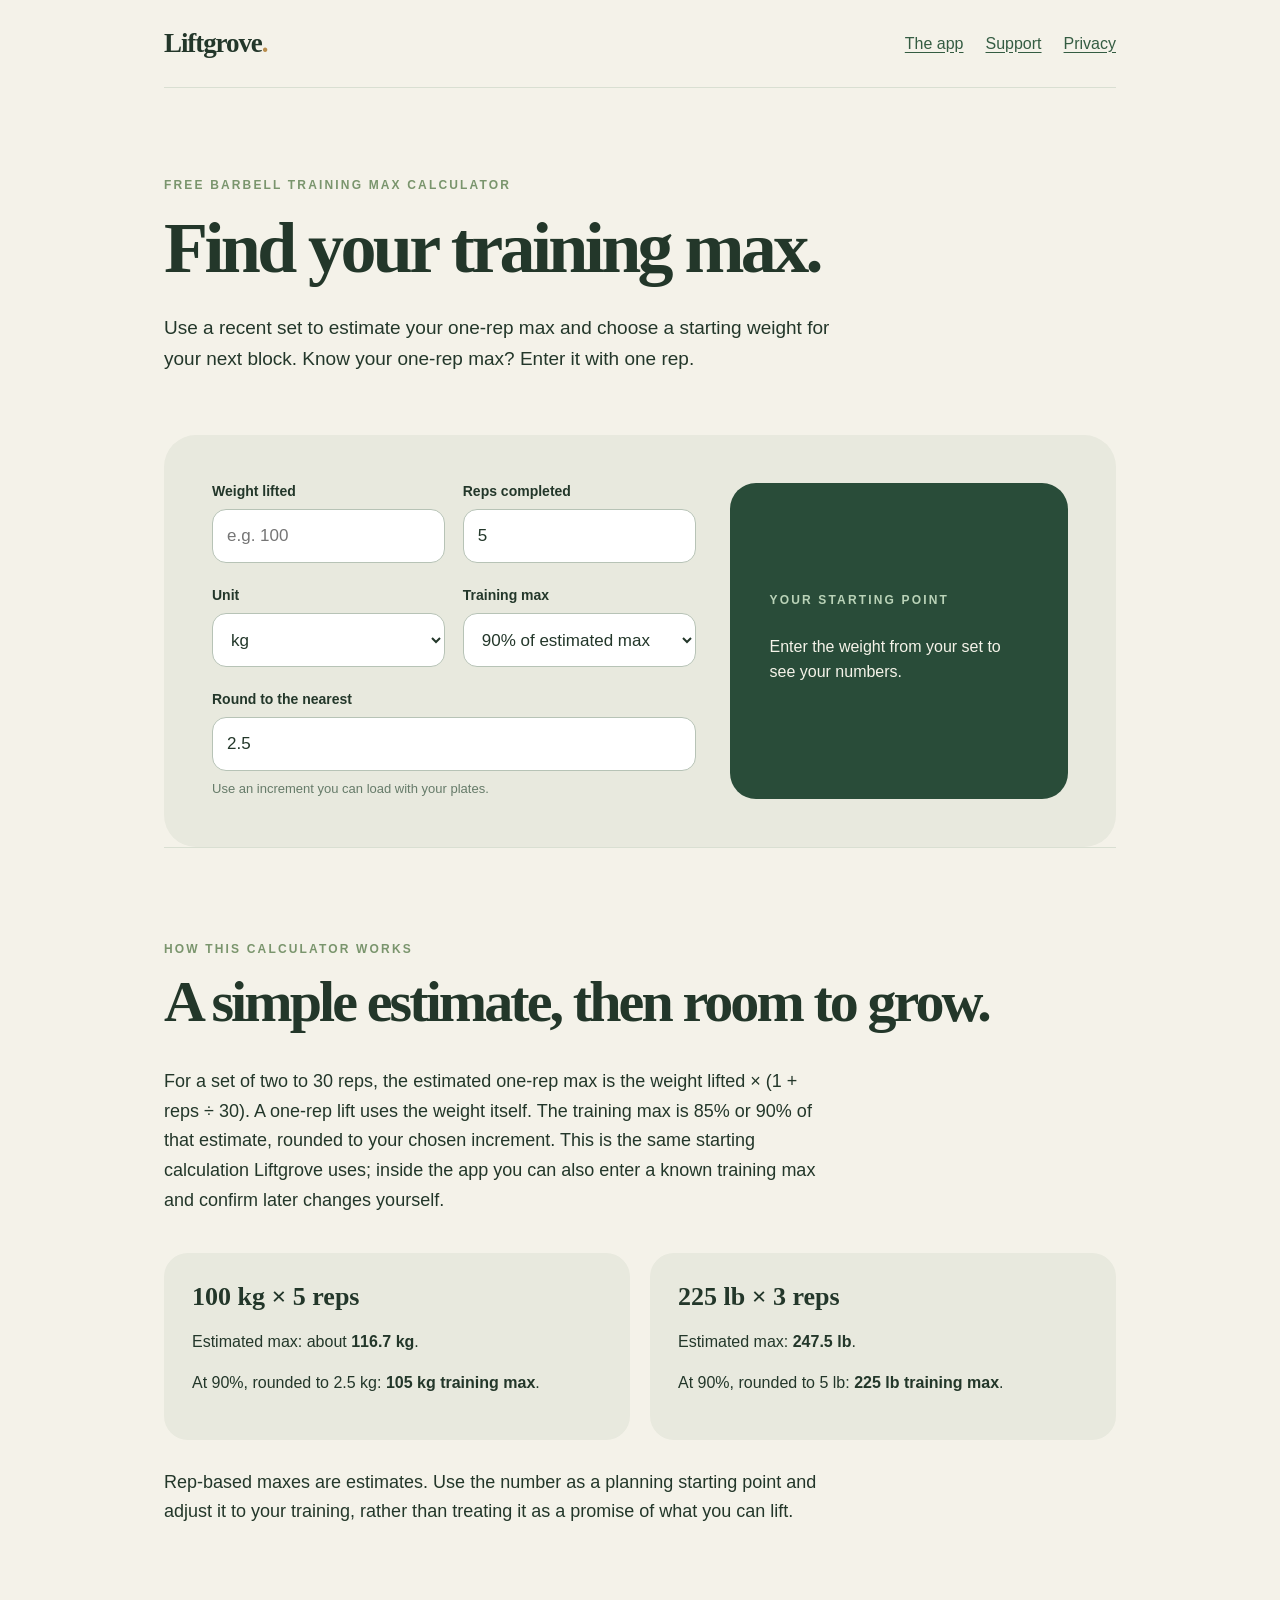
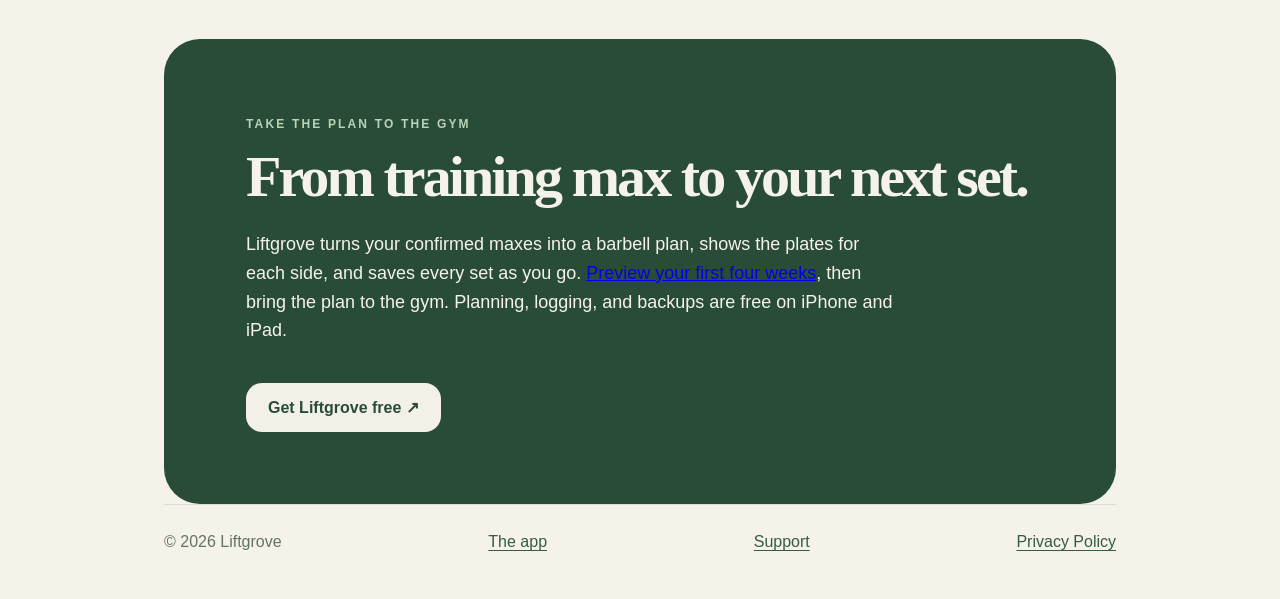
<file: training-max.html>
<!doctype html>
<html lang="en">
<head>
  <meta charset="utf-8">
  <meta name="viewport" content="width=device-width, initial-scale=1">
  <link rel="icon" href="favicon.png" type="image/png">
  <meta name="description" content="Free training max calculator for barbell lifting. Estimate your one-rep max from a recent set, choose 85% or 90%, and round to a load you can use. Liftgrove is free on iPhone and iPad.">
  <meta name="apple-itunes-app" content="app-id=6821814920">
  <meta property="og:title" content="Free Training Max Calculator · Liftgrove">
  <meta property="og:description" content="Turn a recent barbell set into a starting training max, rounded to your loading increment.">
  <meta property="og:type" content="website">
  <meta property="og:url" content="https://knakul853.github.io/liftgrove-support/training-max.html">
  <meta property="og:image" content="https://knakul853.github.io/liftgrove-support/images/iphone-01-today.png">
  <link rel="canonical" href="https://knakul853.github.io/liftgrove-support/training-max.html">
  <title>Free Training Max Calculator for Barbell Lifting · Liftgrove</title>
  <link rel="stylesheet" href="style.css">
  <link rel="stylesheet" href="landing.css">
  <script type="module" src="training-max.mjs"></script>
</head>
<body>
  <main class="page">
    <header class="masthead">
      <a class="brand" href="app.html">Liftgrove<span class="brand-dot">.</span></a>
      <nav aria-label="Main navigation"><a href="app.html">The app</a><a href="./">Support</a><a href="privacy.html">Privacy</a></nav>
    </header>

    <section class="tool-intro" aria-labelledby="tool-title">
      <p class="eyebrow">FREE BARBELL TRAINING MAX CALCULATOR</p>
      <h1 id="tool-title">Find your training max.</h1>
      <p>Use a recent set to estimate your one-rep max and choose a starting weight for your next block. Know your one-rep max? Enter it with one rep.</p>
    </section>

    <section class="calculator-panel" aria-label="Training max calculator">
      <div class="calculator-fields">
        <div class="field"><label for="weight">Weight lifted</label><input id="weight" type="number" inputmode="decimal" min="0.1" step="any" placeholder="e.g. 100"></div>
        <div class="field"><label for="reps">Reps completed</label><input id="reps" type="number" inputmode="numeric" min="1" max="30" step="1" value="5"></div>
        <div class="field"><label for="unit">Unit</label><select id="unit"><option value="kg">kg</option><option value="lb">lb</option></select></div>
        <div class="field"><label for="ratio">Training max</label><select id="ratio"><option value="0.9">90% of estimated max</option><option value="0.85">85% of estimated max</option></select></div>
        <div class="field"><label for="increment">Round to the nearest</label><input id="increment" type="number" inputmode="decimal" min="0.1" step="any" value="2.5"><span class="field-hint">Use an increment you can load with your plates.</span></div>
      </div>
      <div class="calculator-result" aria-live="polite" aria-atomic="true">
        <p class="eyebrow">YOUR STARTING POINT</p>
        <p id="result-prompt">Enter the weight from your set to see your numbers.</p>
        <div id="result-values" hidden>
          <p class="result-label">Training max</p>
          <p class="result-number"><output id="training-max">—</output> <span id="result-unit">kg</span></p>
          <p class="result-detail">Estimated one-rep max: <output id="estimated-max">—</output> <span id="estimate-unit">kg</span></p>
          <p class="result-action">Plan your next workouts with this number. <a href="https://apps.apple.com/app/apple-store/id6821814920?pt=129577916&amp;ct=liftgrove-web-tm-result-01&amp;mt=8">Get Liftgrove free ↗</a></p>
        </div>
        <p id="result-error" class="result-error" hidden></p>
      </div>
    </section>

    <section class="plate-examples" aria-labelledby="method-title">
      <p class="eyebrow">HOW THIS CALCULATOR WORKS</p>
      <h2 id="method-title">A simple estimate, then room to grow.</h2>
      <p>For a set of two to 30 reps, the estimated one-rep max is the weight lifted × (1 + reps ÷ 30). A one-rep lift uses the weight itself. The training max is 85% or 90% of that estimate, rounded to your chosen increment. This is the same starting calculation Liftgrove uses; inside the app you can also enter a known training max and confirm later changes yourself.</p>
      <div class="example-grid">
        <article class="example-card"><h3>100 kg × 5 reps</h3><p>Estimated max: about <strong>116.7 kg</strong>.</p><p>At 90%, rounded to 2.5 kg: <strong>105 kg training max</strong>.</p></article>
        <article class="example-card"><h3>225 lb × 3 reps</h3><p>Estimated max: <strong>247.5 lb</strong>.</p><p>At 90%, rounded to 5 lb: <strong>225 lb training max</strong>.</p></article>
      </div>
      <p>Rep-based maxes are estimates. Use the number as a planning starting point and adjust it to your training, rather than treating it as a promise of what you can lift.</p>
    </section>

    <section class="closing-cta" aria-labelledby="closing-title">
      <p class="eyebrow">TAKE THE PLAN TO THE GYM</p>
      <h2 id="closing-title">From training max to your next set.</h2>
      <p>Liftgrove turns your confirmed maxes into a barbell plan, shows the plates for each side, and saves every set as you go. <a href="cycle-calculator.html">Preview your first four weeks</a>, then bring the plan to the gym. Planning, logging, and backups are free on iPhone and iPad.</p>
      <a class="button" href="https://apps.apple.com/app/apple-store/id6821814920?pt=129577916&amp;ct=liftgrove-web-tm-01&amp;mt=8">Get Liftgrove free <span aria-hidden="true">↗</span></a>
    </section>

    <footer><span>© 2026 Liftgrove</span><a href="app.html">The app</a><a href="./">Support</a><a href="privacy.html">Privacy Policy</a></footer>
  </main>
  <script type="module" src="https://static.cloudflareinsights.com/beacon.min.js" data-cf-beacon='{"token":"96f12a1c31e44e96a99cbfbb91296c02"}'></script>
</body>
</html>
</file>
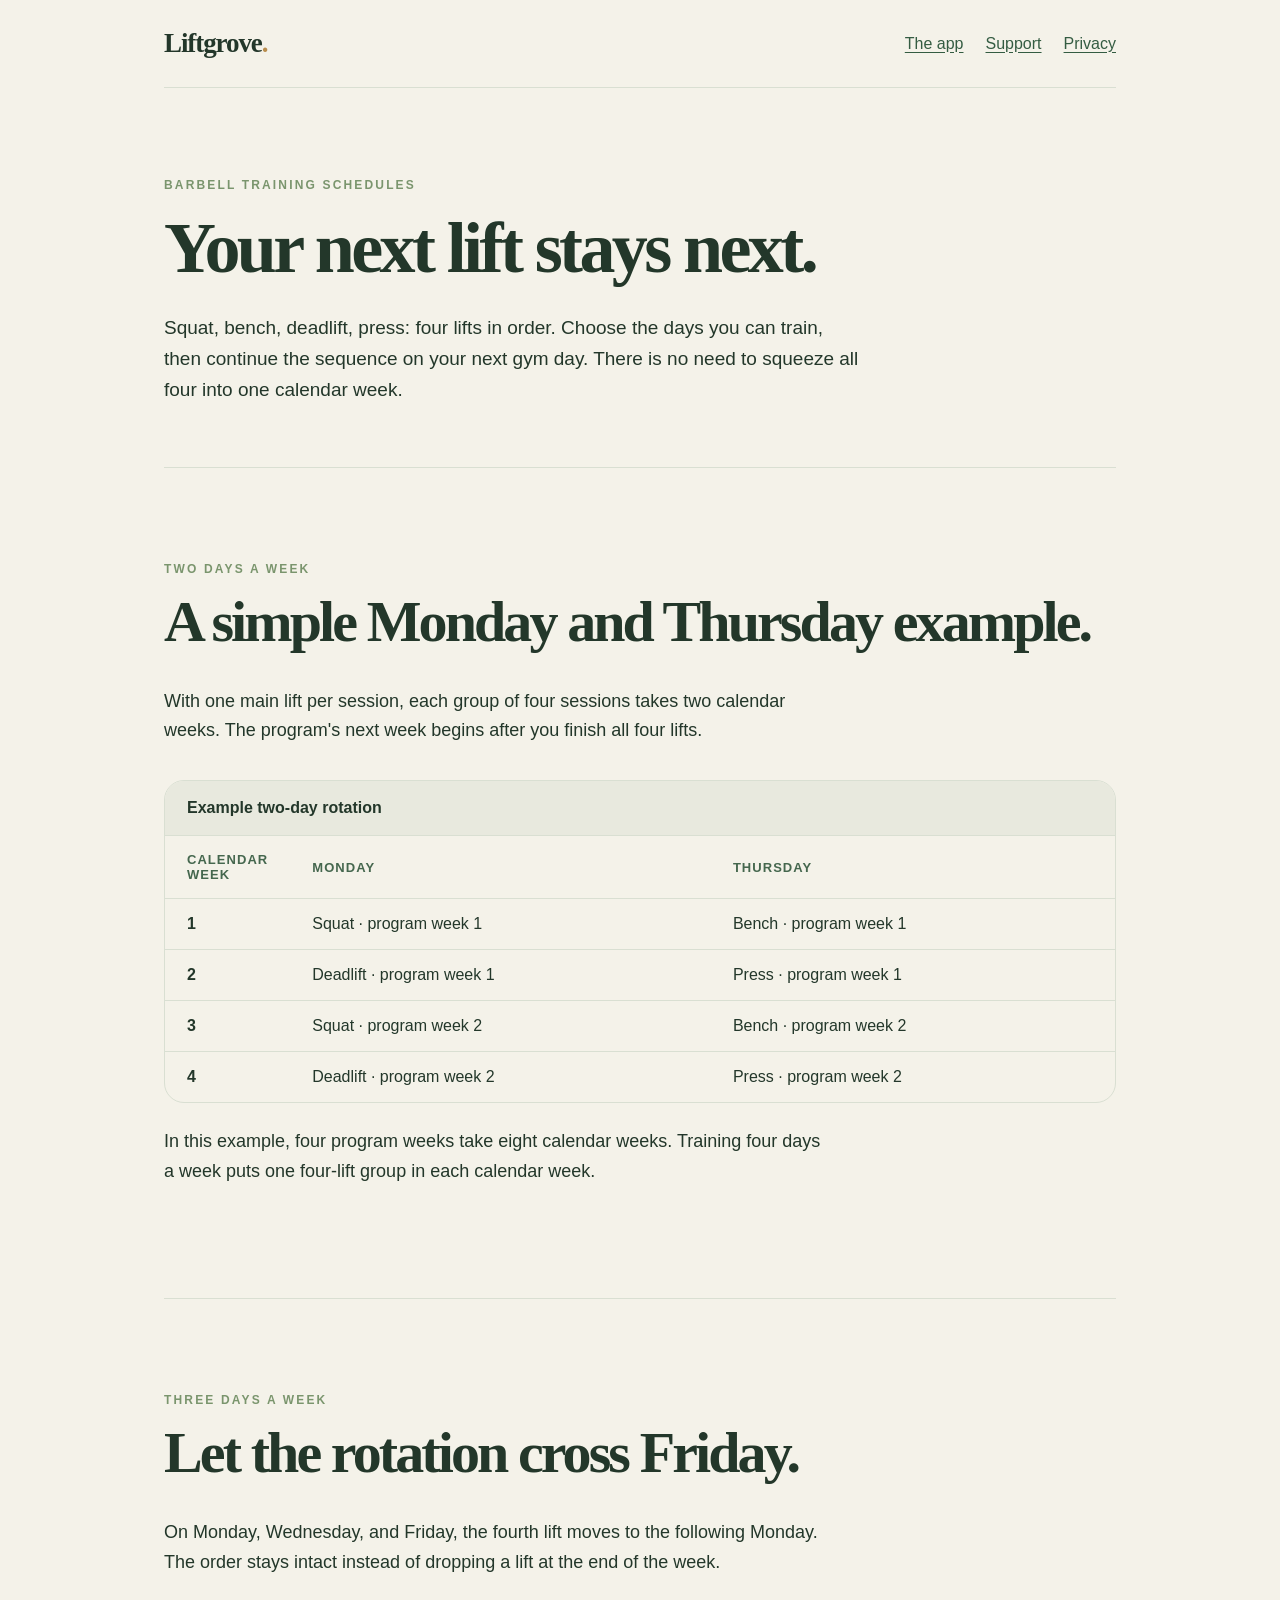
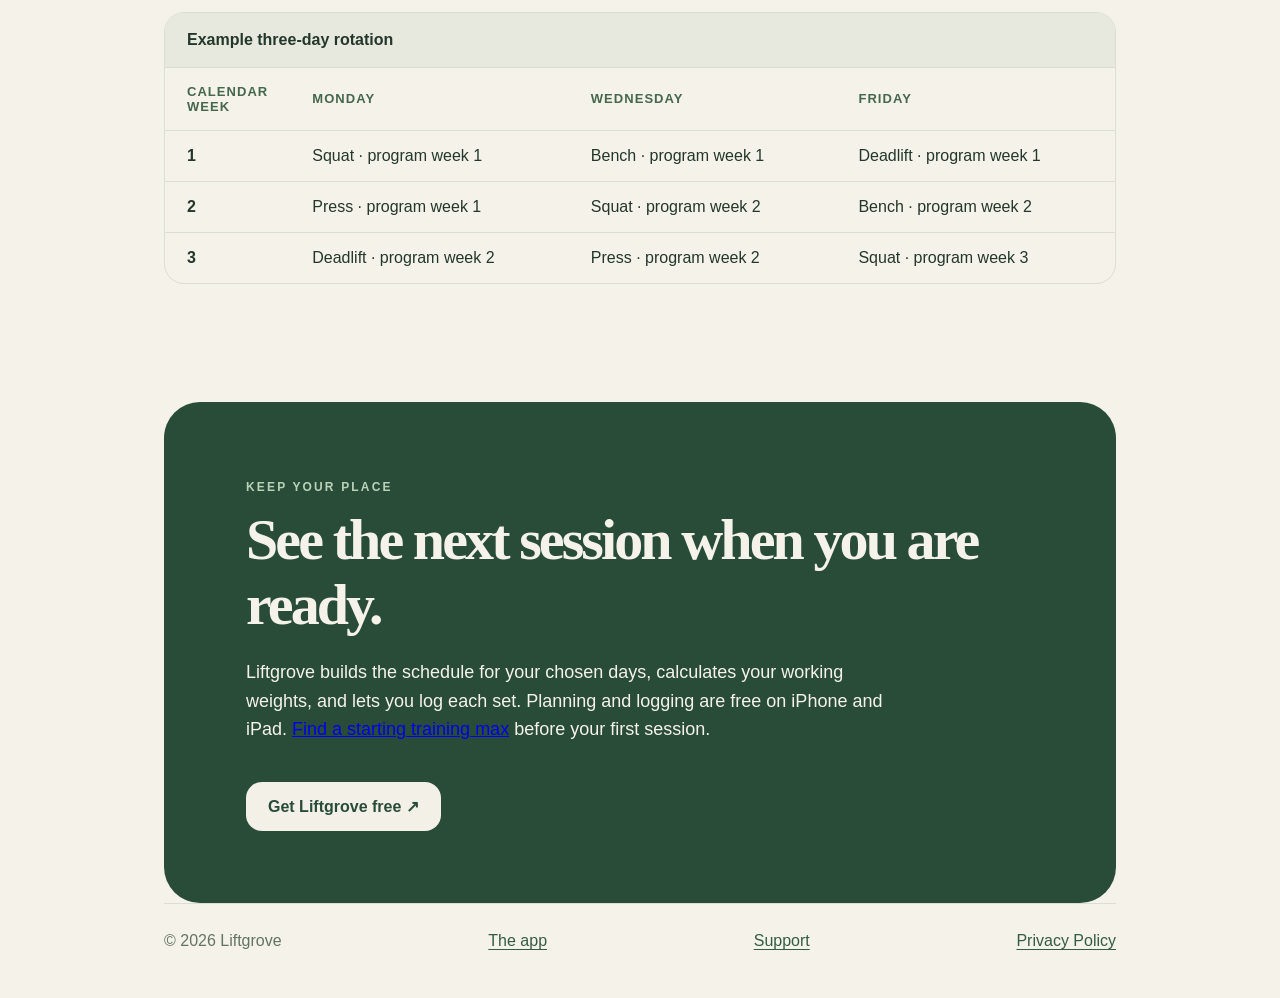
<file: training-schedule.html>
<!doctype html>
<html lang="en">
<head>
  <meta charset="utf-8">
  <meta name="viewport" content="width=device-width, initial-scale=1">
  <link rel="icon" href="favicon.png" type="image/png">
  <meta name="description" content="See how a four-lift barbell plan rotates when you train two or three days a week. Follow real calendar examples and keep your next session clear with Liftgrove on iPhone and iPad.">
  <meta name="apple-itunes-app" content="app-id=6821814920">
  <meta property="og:title" content="2 or 3 Day Barbell Training Schedule · Liftgrove">
  <meta property="og:description" content="The next lift stays next, even when your training week does not match the calendar.">
  <meta property="og:type" content="website">
  <meta property="og:url" content="https://knakul853.github.io/liftgrove-support/training-schedule.html">
  <meta property="og:image" content="https://knakul853.github.io/liftgrove-support/images/iphone-01-today.png">
  <link rel="canonical" href="https://knakul853.github.io/liftgrove-support/training-schedule.html">
  <title>2 or 3 Day Barbell Training Schedule · Liftgrove</title>
  <link rel="stylesheet" href="style.css">
  <link rel="stylesheet" href="landing.css">
</head>
<body>
  <main class="page">
    <header class="masthead">
      <a class="brand" href="app.html">Liftgrove<span class="brand-dot">.</span></a>
      <nav aria-label="Main navigation"><a href="app.html">The app</a><a href="./">Support</a><a href="privacy.html">Privacy</a></nav>
    </header>

    <section class="tool-intro" aria-labelledby="schedule-title">
      <p class="eyebrow">BARBELL TRAINING SCHEDULES</p>
      <h1 id="schedule-title">Your next lift stays next.</h1>
      <p>Squat, bench, deadlift, press: four lifts in order. Choose the days you can train, then continue the sequence on your next gym day. There is no need to squeeze all four into one calendar week.</p>
    </section>

    <section class="plate-examples" aria-labelledby="two-day-title">
      <p class="eyebrow">TWO DAYS A WEEK</p>
      <h2 id="two-day-title">A simple Monday and Thursday example.</h2>
      <p>With one main lift per session, each group of four sessions takes two calendar weeks. The program's next week begins after you finish all four lifts.</p>
      <p class="table-hint">Swipe the table sideways to see Thursday →</p>
      <div class="schedule-table-wrap">
        <table class="schedule-table">
          <caption>Example two-day rotation</caption>
          <thead><tr><th scope="col">Calendar week</th><th scope="col">Monday</th><th scope="col">Thursday</th></tr></thead>
          <tbody>
            <tr><th scope="row">1</th><td>Squat · program week 1</td><td>Bench · program week 1</td></tr>
            <tr><th scope="row">2</th><td>Deadlift · program week 1</td><td>Press · program week 1</td></tr>
            <tr><th scope="row">3</th><td>Squat · program week 2</td><td>Bench · program week 2</td></tr>
            <tr><th scope="row">4</th><td>Deadlift · program week 2</td><td>Press · program week 2</td></tr>
          </tbody>
        </table>
      </div>
      <p>In this example, four program weeks take eight calendar weeks. Training four days a week puts one four-lift group in each calendar week.</p>
    </section>

    <section class="plate-examples" aria-labelledby="three-day-title">
      <p class="eyebrow">THREE DAYS A WEEK</p>
      <h2 id="three-day-title">Let the rotation cross Friday.</h2>
      <p>On Monday, Wednesday, and Friday, the fourth lift moves to the following Monday. The order stays intact instead of dropping a lift at the end of the week.</p>
      <p class="table-hint">Swipe the table sideways to see Friday →</p>
      <div class="schedule-table-wrap">
        <table class="schedule-table">
          <caption>Example three-day rotation</caption>
          <thead><tr><th scope="col">Calendar week</th><th scope="col">Monday</th><th scope="col">Wednesday</th><th scope="col">Friday</th></tr></thead>
          <tbody>
            <tr><th scope="row">1</th><td>Squat · program week 1</td><td>Bench · program week 1</td><td>Deadlift · program week 1</td></tr>
            <tr><th scope="row">2</th><td>Press · program week 1</td><td>Squat · program week 2</td><td>Bench · program week 2</td></tr>
            <tr><th scope="row">3</th><td>Deadlift · program week 2</td><td>Press · program week 2</td><td>Squat · program week 3</td></tr>
          </tbody>
        </table>
      </div>
    </section>

    <section class="closing-cta" aria-labelledby="closing-title">
      <p class="eyebrow">KEEP YOUR PLACE</p>
      <h2 id="closing-title">See the next session when you are ready.</h2>
      <p>Liftgrove builds the schedule for your chosen days, calculates your working weights, and lets you log each set. Planning and logging are free on iPhone and iPad. <a href="training-max.html">Find a starting training max</a> before your first session.</p>
      <a class="button" href="https://apps.apple.com/app/apple-store/id6821814920?pt=129577916&amp;ct=liftgrove-web-schedule-01&amp;mt=8">Get Liftgrove free <span aria-hidden="true">↗</span></a>
    </section>

    <footer><span>© 2026 Liftgrove</span><a href="app.html">The app</a><a href="./">Support</a><a href="privacy.html">Privacy Policy</a></footer>
  </main>
  <script type="module" src="https://static.cloudflareinsights.com/beacon.min.js" data-cf-beacon='{"token":"96f12a1c31e44e96a99cbfbb91296c02"}'></script>
</body>
</html>
</file>
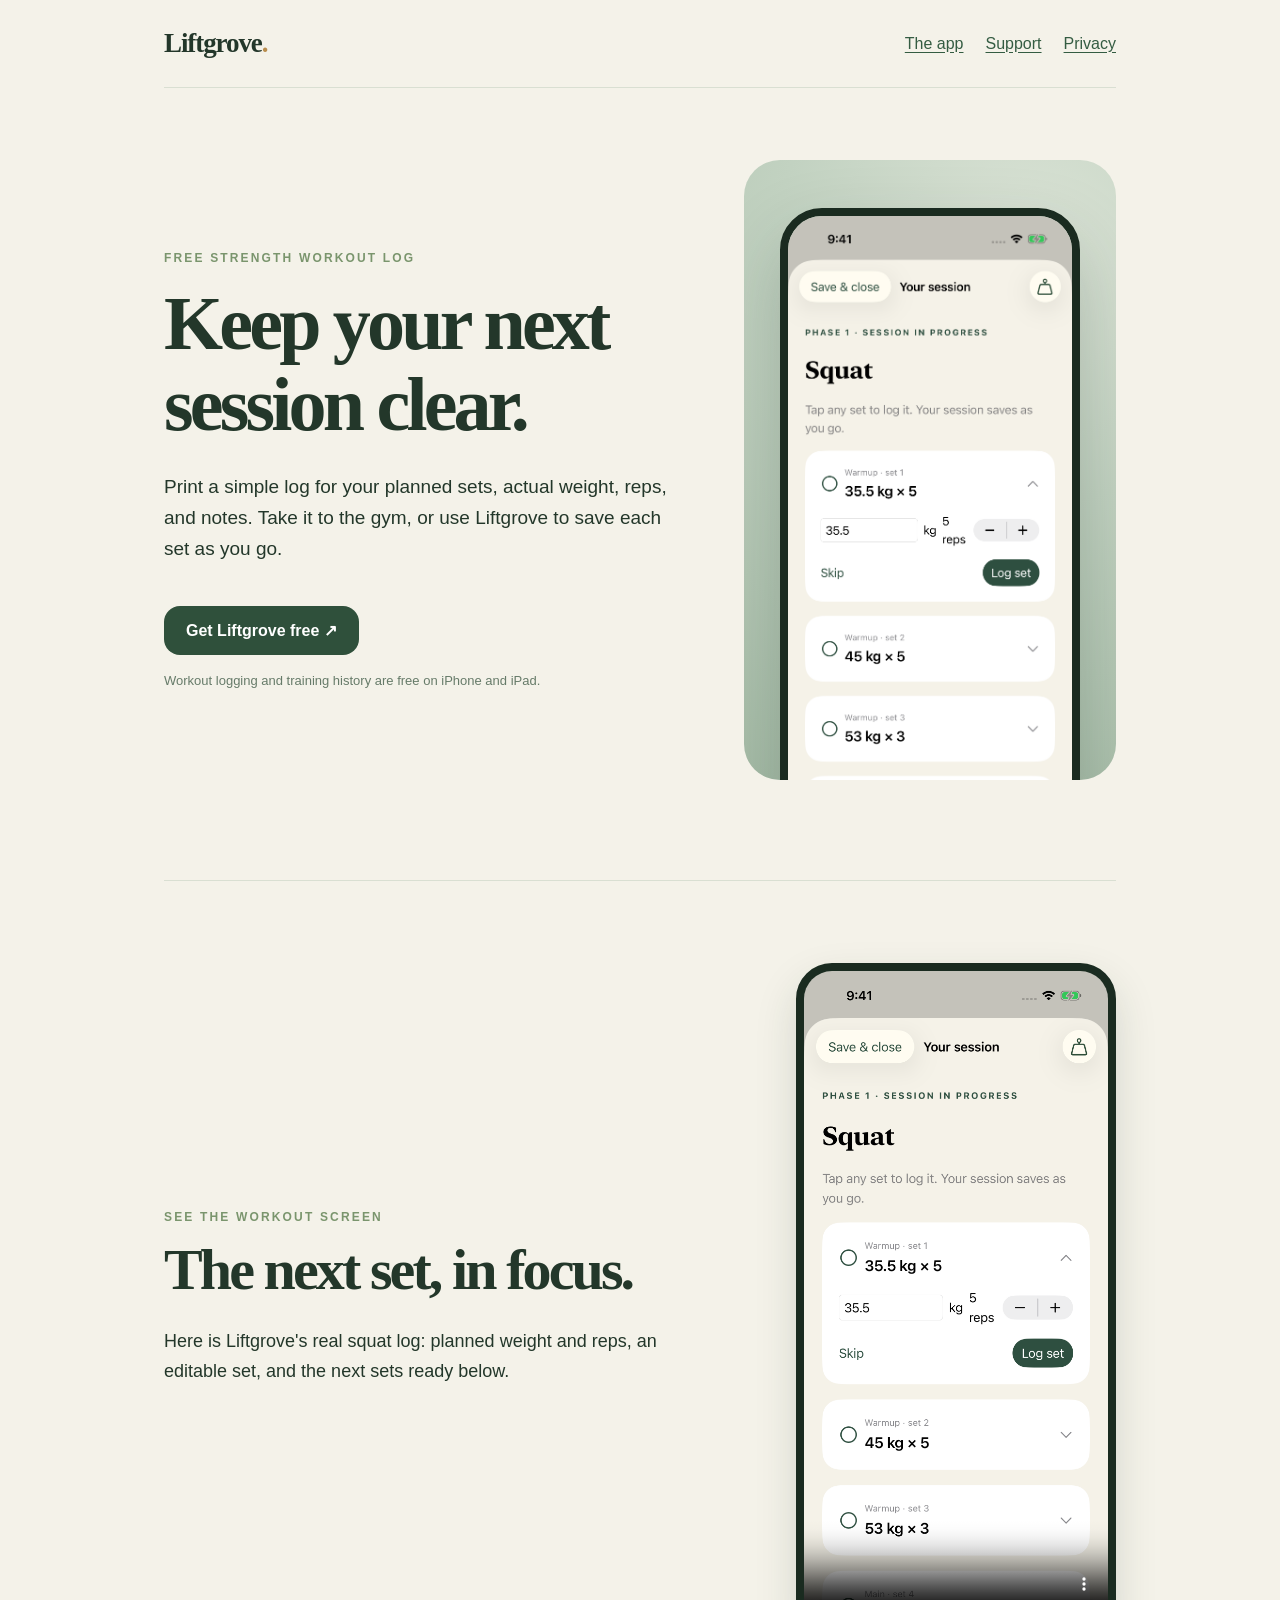
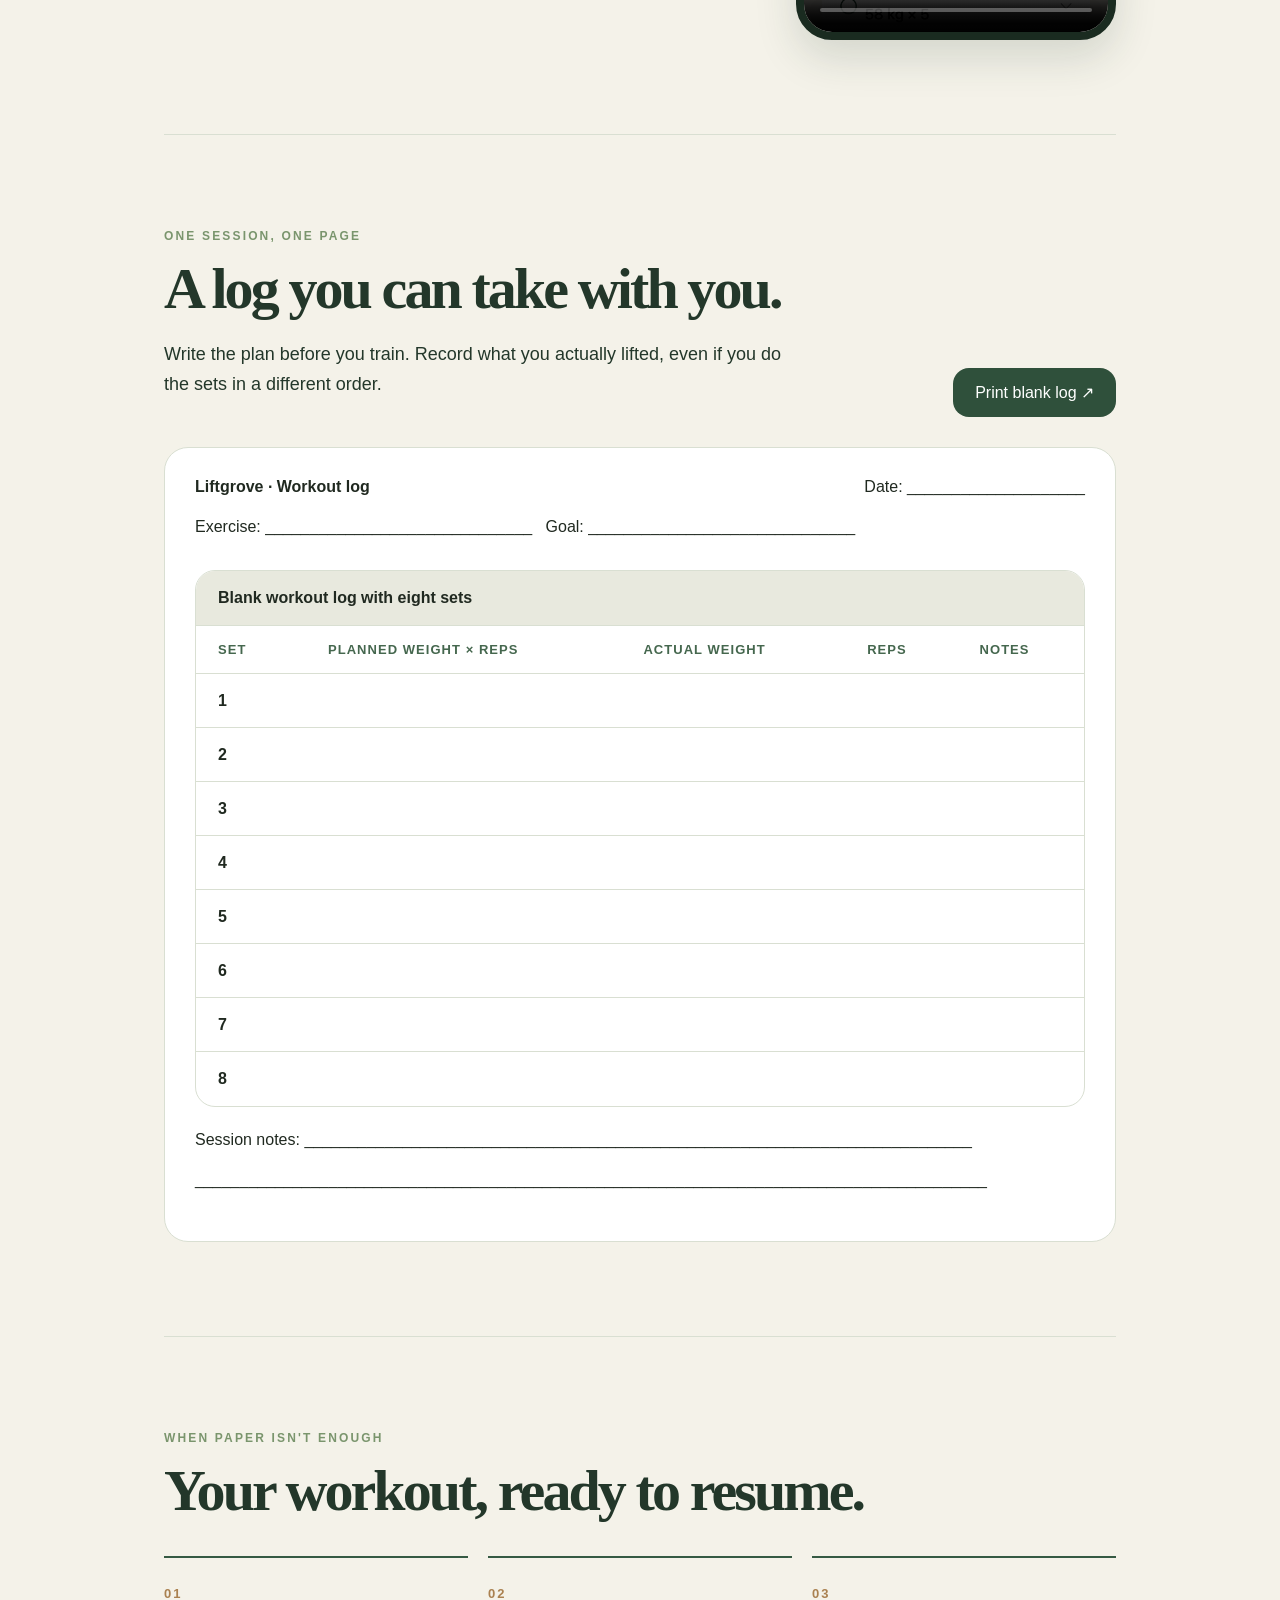
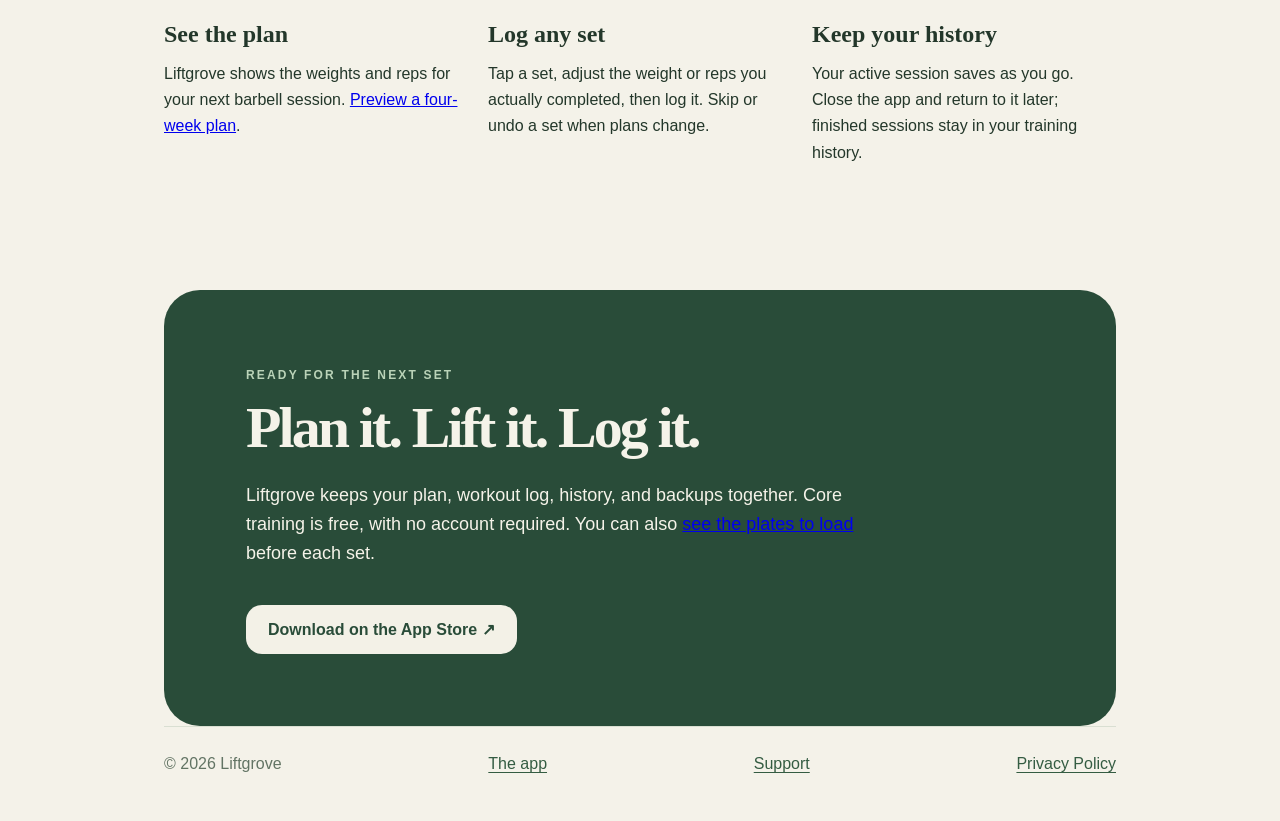
<file: workout-log.html>
<!doctype html>
<html lang="en">
<head>
  <meta charset="utf-8">
  <meta name="viewport" content="width=device-width, initial-scale=1">
  <link rel="icon" href="favicon.png" type="image/png">
  <meta name="description" content="Print a free strength workout log for sets, weight, reps, and notes. See how Liftgrove logs barbell workouts on iPhone and iPad.">
  <meta name="apple-itunes-app" content="app-id=6821814920">
  <meta property="og:title" content="Free Printable Strength Workout Log · Liftgrove">
  <meta property="og:description" content="A simple paper log for your next workout, plus a clear way to keep every session on iPhone and iPad.">
  <meta property="og:type" content="website">
  <meta property="og:url" content="https://knakul853.github.io/liftgrove-support/workout-log.html">
  <meta property="og:image" content="https://knakul853.github.io/liftgrove-support/images/iphone-02-session.png">
  <link rel="canonical" href="https://knakul853.github.io/liftgrove-support/workout-log.html">
  <title>Free Printable Strength Workout Log · Liftgrove</title>
  <link rel="stylesheet" href="style.css">
  <link rel="stylesheet" href="landing.css">
</head>
<body class="workout-log-page">
  <main class="page">
    <header class="masthead">
      <a class="brand" href="app.html">Liftgrove<span class="brand-dot">.</span></a>
      <nav aria-label="Main navigation"><a href="app.html">The app</a><a href="./">Support</a><a href="privacy.html">Privacy</a></nav>
    </header>

    <section class="landing-hero" aria-labelledby="hero-title">
      <div class="landing-copy">
        <p class="eyebrow">FREE STRENGTH WORKOUT LOG</p>
        <h1 id="hero-title">Keep your next session clear.</h1>
        <p>Print a simple log for your planned sets, actual weight, reps, and notes. Take it to the gym, or use Liftgrove to save each set as you go.</p>
        <a class="button" href="https://apps.apple.com/app/apple-store/id6821814920?pt=129577916&amp;ct=liftgrove-web-log-01&amp;mt=8">Get Liftgrove free <span aria-hidden="true">↗</span></a>
        <p class="small-print">Workout logging and training history are free on iPhone and iPad.</p>
      </div>
      <div class="hero-phone">
        <img src="images/iphone-02-session.png" width="1206" height="2622" alt="Liftgrove squat workout showing editable weight and reps beside a Log set button">
      </div>
    </section>

    <section class="preview-section" aria-labelledby="preview-title">
      <div>
        <p class="eyebrow">SEE THE WORKOUT SCREEN</p>
        <h2 id="preview-title">The next set, in focus.</h2>
        <p>Here is Liftgrove's real squat log: planned weight and reps, an editable set, and the next sets ready below.</p>
      </div>
      <video controls playsinline preload="none" poster="images/iphone-02-session.png" width="1080" height="1920" aria-label="Nine-second Liftgrove workout log preview">
        <source src="media/liftgrove-log.mp4" type="video/mp4">
        <p>Your browser cannot play this video. <a href="media/liftgrove-log.mp4">Download the preview</a>.</p>
      </video>
    </section>

    <section class="printable-log" aria-labelledby="log-title">
      <div class="printable-log-heading">
        <div>
          <p class="eyebrow">ONE SESSION, ONE PAGE</p>
          <h2 id="log-title">A log you can take with you.</h2>
          <p>Write the plan before you train. Record what you actually lifted, even if you do the sets in a different order.</p>
        </div>
        <button class="button" id="print-log" type="button">Print blank log <span aria-hidden="true">↗</span></button>
      </div>
      <div class="print-sheet">
        <div class="print-sheet-header">
          <strong>Liftgrove · Workout log</strong>
          <span>Date: ____________________</span>
        </div>
        <p>Exercise: ______________________________ &nbsp; Goal: ______________________________</p>
        <p class="table-hint">Swipe the log sideways to see all columns →</p>
        <div class="schedule-table-wrap">
          <table class="schedule-table">
            <caption>Blank workout log with eight sets</caption>
            <thead><tr><th scope="col">Set</th><th scope="col">Planned weight × reps</th><th scope="col">Actual weight</th><th scope="col">Reps</th><th scope="col">Notes</th></tr></thead>
            <tbody>
              <tr><th scope="row">1</th><td></td><td></td><td></td><td></td></tr>
              <tr><th scope="row">2</th><td></td><td></td><td></td><td></td></tr>
              <tr><th scope="row">3</th><td></td><td></td><td></td><td></td></tr>
              <tr><th scope="row">4</th><td></td><td></td><td></td><td></td></tr>
              <tr><th scope="row">5</th><td></td><td></td><td></td><td></td></tr>
              <tr><th scope="row">6</th><td></td><td></td><td></td><td></td></tr>
              <tr><th scope="row">7</th><td></td><td></td><td></td><td></td></tr>
              <tr><th scope="row">8</th><td></td><td></td><td></td><td></td></tr>
            </tbody>
          </table>
        </div>
        <p>Session notes: ___________________________________________________________________________</p>
        <p>_________________________________________________________________________________________</p>
      </div>
    </section>

    <section class="feature-section" aria-labelledby="app-title">
      <p class="eyebrow">WHEN PAPER ISN'T ENOUGH</p>
      <h2 id="app-title">Your workout, ready to resume.</h2>
      <div class="feature-grid">
        <article class="feature-card"><span class="feature-number">01</span><h3>See the plan</h3><p>Liftgrove shows the weights and reps for your next barbell session. <a href="cycle-calculator.html">Preview a four-week plan</a>.</p></article>
        <article class="feature-card"><span class="feature-number">02</span><h3>Log any set</h3><p>Tap a set, adjust the weight or reps you actually completed, then log it. Skip or undo a set when plans change.</p></article>
        <article class="feature-card"><span class="feature-number">03</span><h3>Keep your history</h3><p>Your active session saves as you go. Close the app and return to it later; finished sessions stay in your training history.</p></article>
      </div>
    </section>

    <section class="closing-cta" aria-labelledby="closing-title">
      <p class="eyebrow">READY FOR THE NEXT SET</p>
      <h2 id="closing-title">Plan it. Lift it. Log it.</h2>
      <p>Liftgrove keeps your plan, workout log, history, and backups together. Core training is free, with no account required. You can also <a href="plate-calculator.html">see the plates to load</a> before each set.</p>
      <a class="button" href="https://apps.apple.com/app/apple-store/id6821814920?pt=129577916&amp;ct=liftgrove-web-log-01&amp;mt=8">Download on the App Store <span aria-hidden="true">↗</span></a>
    </section>

    <footer><span>© 2026 Liftgrove</span><a href="app.html">The app</a><a href="./">Support</a><a href="privacy.html">Privacy Policy</a></footer>
  </main>
  <script type="module">document.querySelector("#print-log").addEventListener("click", () => window.print());</script>
  <script type="module" src="https://static.cloudflareinsights.com/beacon.min.js" data-cf-beacon='{"token":"96f12a1c31e44e96a99cbfbb91296c02"}'></script>
</body>
</html>
</file>
<file: style.css>
:root{color-scheme:light dark;font-family:-apple-system,BlinkMacSystemFont,"Segoe UI",sans-serif;background:#f4f2e9;color:#23372a}*{box-sizing:border-box}body{margin:0}.page{max-width:1000px;margin:auto;padding:0 24px}.masthead{display:flex;justify-content:space-between;align-items:center;padding:28px 0;border-bottom:1px solid #d9dfd2}.brand{font:700 27px Georgia,serif;letter-spacing:-.04em;color:inherit;text-decoration:none}.brand-dot{color:#b98d4d}nav{display:flex;gap:22px}nav a,footer a,.policy a{color:#345c42;text-underline-offset:3px}nav a[aria-current]{font-weight:700}.hero{padding:96px 0 76px;max-width:760px}.hero.compact{padding:72px 0 40px}.eyebrow{font-size:12px;font-weight:700;letter-spacing:.18em;color:#7a956d}.hero h1{font:700 clamp(45px,8vw,88px)/1.04 Georgia,serif;letter-spacing:-.055em;margin:16px 0 24px}.hero p:not(.eyebrow){font-size:19px;line-height:1.6;max-width:680px}.button{display:inline-block;margin-top:20px;padding:15px 22px;border-radius:16px;background:#2f503b;color:#fff;font-weight:700;text-decoration:none}.button:hover{background:#203c2b}.card-grid{display:grid;grid-template-columns:repeat(3,minmax(0,1fr));gap:16px;padding-bottom:80px}.card{background:#fff;border:1px solid #e0e5dc;border-radius:20px;padding:26px;box-shadow:0 10px 30px #23372a0a}.card h2{font:700 23px/1.2 Georgia,serif;margin:0 0 14px}.card p,.policy p{line-height:1.65}.policy{max-width:720px;padding-bottom:64px}.policy h2{font:700 26px Georgia,serif;margin:42px 0 10px}footer{display:flex;gap:20px;justify-content:space-between;border-top:1px solid #d9dfd2;padding:28px 0 48px;color:#627464}@media(max-width:700px){.hero{padding:72px 0 52px}.card-grid{grid-template-columns:1fr;padding-bottom:52px}.masthead{padding:22px 0}.hero p:not(.eyebrow){font-size:17px}}@media(prefers-color-scheme:dark){:root{background:#101812;color:#eeeae0}.masthead,footer{border-color:#33453a}.card{background:#1b271e;border-color:#33453a;box-shadow:none}nav a,footer a,.policy a{color:#a6c6a4}.eyebrow{color:#a8b893}.button{background:#7fb89a;color:#0f1a12}.button:hover{background:#9acbaa}}

.hero a:not(.button){color:#345c42;text-underline-offset:3px}@media(prefers-color-scheme:dark){.hero a:not(.button){color:#a6c6a4}}
</file>
<file: landing.css>
html { scroll-behavior: smooth; }
.masthead { position: relative; z-index: 1; }
.landing-hero { display: grid; grid-template-columns: minmax(0, 1.15fr) minmax(290px, .85fr); align-items: center; gap: clamp(32px, 6vw, 88px); padding: 72px 0 100px; }
.landing-copy h1, .feature-section h2, .plate-examples h2, .closing-cta h2 { font-family: Georgia, serif; letter-spacing: -.05em; }
.landing-copy h1 { font-size: clamp(48px, 6vw, 76px); line-height: 1.06; margin: 18px 0 26px; max-width: 700px; }
.landing-copy > p:not(.eyebrow, .small-print) { font-size: 19px; line-height: 1.65; max-width: 550px; }
.landing-copy .button { margin-top: 22px; }
.small-print { color: #667b69; font-size: 13px; margin-top: 18px; }
.hero-phone { display: flex; align-items: flex-start; justify-content: center; overflow: hidden; height: 620px; padding: 48px 30px 0; border-radius: 36px; background: radial-gradient(circle at 76% 15%, #dce4d7 0, #c2d2c1 42%, #a6bca7 100%); }
.hero-phone img { display: block; width: min(100%, 300px); height: auto; border: 8px solid #1a2b20; border-radius: 42px; box-shadow: 0 30px 70px #1d342a3b; }
.preview-section { display: grid; grid-template-columns: minmax(0, 1fr) minmax(220px, 320px); align-items: center; gap: clamp(32px, 6vw, 88px); border-top: 1px solid #d9dfd2; padding: 82px 0 94px; }
.preview-section h2 { font: 700 clamp(38px, 5vw, 58px)/1.12 Georgia, serif; letter-spacing: -.05em; margin: 14px 0 24px; }
.preview-section p:not(.eyebrow) { font-size: 18px; line-height: 1.65; max-width: 550px; }
.preview-section video { display: block; width: 100%; height: auto; border: 8px solid #1a2b20; border-radius: 36px; background: #1a2b20; box-shadow: 0 18px 42px #1d342a25; }
.feature-section { border-top: 1px solid #d9dfd2; padding: 82px 0 94px; }
.feature-section h2, .plate-examples h2, .closing-cta h2 { font-size: clamp(38px, 5vw, 58px); line-height: 1.12; margin: 14px 0 32px; }
.feature-grid { display: grid; grid-template-columns: repeat(3, minmax(0, 1fr)); gap: 20px; }
.feature-card { padding: 26px 0 30px; border-top: 2px solid #355a43; }
.feature-number { color: #aa8150; font-size: 13px; font-weight: 700; letter-spacing: .15em; }
.feature-card h3 { font: 700 24px/1.2 Georgia, serif; margin: 18px 0 12px; }
.feature-card p { line-height: 1.65; max-width: 300px; margin: 0; }
.plate-examples { border-top: 1px solid #d9dfd2; padding: 82px 0 94px; }
.plate-examples > p:not(.eyebrow) { max-width: 660px; font-size: 18px; line-height: 1.65; }
.example-grid { display: grid; grid-template-columns: repeat(2, minmax(0, 1fr)); gap: 20px; margin: 38px 0 28px; }
.example-card { border-radius: 24px; padding: 28px; background: #e8e9de; }
.example-card h3 { font: 700 26px/1.2 Georgia, serif; margin: 0 0 12px; }
.example-card p { line-height: 1.6; }
.example-card .plate-stack { font-size: 20px; font-weight: 700; margin-bottom: 0; }
.plate-stack span { display: block; color: #667b69; font-size: 14px; font-weight: 500; }
.table-hint { display: none; }
.schedule-table-wrap { overflow-x: auto; -webkit-overflow-scrolling: touch; margin: 34px 0 24px; border-radius: 20px; border: 1px solid #d9dfd2; }
.schedule-table { width: 100%; min-width: 620px; border-collapse: collapse; text-align: left; }
.schedule-table caption { padding: 18px 22px; background: #e8e9de; font-weight: 700; text-align: left; }
.schedule-table th, .schedule-table td { padding: 16px 22px; border-top: 1px solid #d9dfd2; }
.schedule-table thead th { color: #45674e; font-size: 13px; text-transform: uppercase; letter-spacing: .08em; }
.schedule-table tbody th { width: 110px; font-variant-numeric: tabular-nums; }
.tool-intro { max-width: 780px; padding: 78px 0 42px; }
.tool-intro h1 { font: 700 clamp(46px, 6vw, 72px)/1.08 Georgia, serif; letter-spacing: -.05em; margin: 18px 0 24px; }
.tool-intro > p:not(.eyebrow) { font-size: 19px; line-height: 1.65; max-width: 700px; }
.printable-log { border-top: 1px solid #d9dfd2; padding: 82px 0 94px; }
.printable-log-heading { display: flex; align-items: end; justify-content: space-between; gap: 32px; margin-bottom: 30px; }
.printable-log-heading h2 { font: 700 clamp(38px, 5vw, 58px)/1.12 Georgia, serif; letter-spacing: -.05em; margin: 14px 0 18px; }
.printable-log-heading p:not(.eyebrow) { max-width: 620px; font-size: 18px; line-height: 1.65; }
.printable-log-heading .button { flex: none; border: 0; cursor: pointer; font: inherit; }
.printable-log-heading .button:focus-visible { outline: 3px solid #aa8150; outline-offset: 4px; }
.print-sheet { padding: 30px; border: 1px solid #d9dfd2; border-radius: 24px; background: #fff; color: #202920; }
.print-sheet-header { display: flex; justify-content: space-between; gap: 20px; align-items: center; }
.print-sheet > p { margin: 22px 0; }
.print-sheet .schedule-table { width: 100%; }
.workout-log-page .print-sheet .schedule-table caption { background: #e8e9de; color: #202920; }
.print-sheet .schedule-table td { height: 54px; min-width: 80px; }
.calculator-panel { display: grid; grid-template-columns: minmax(0, 1fr) minmax(260px, .7fr); gap: 34px; padding: clamp(24px, 5vw, 48px); border-radius: 32px; background: #e8e9de; }
.calculator-fields { display: grid; grid-template-columns: repeat(2, minmax(0, 1fr)); align-content: start; gap: 24px 18px; }
.calculator-fields .field:last-child { grid-column: 1 / -1; }
.field label { display: block; font-size: 14px; font-weight: 700; margin-bottom: 10px; }
.field input, .field select { width: 100%; min-height: 54px; padding: 12px 14px; border: 1px solid #b7c3b6; border-radius: 14px; background: #fff; color: #23372a; font: inherit; font-size: 17px; }
.field input:focus-visible, .field select:focus-visible { outline: 3px solid #aa8150; outline-offset: 2px; }
.field-hint { display: block; color: #667b69; font-size: 13px; line-height: 1.5; margin-top: 8px; }
.inventory-details { grid-column: 1 / -1; border-top: 1px solid #b7c3b6; padding-top: 16px; }
.inventory-details summary { cursor: pointer; font-weight: 700; }
.inventory-details p { color: #667b69; font-size: 14px; line-height: 1.5; }
.inventory-grid { display: grid; grid-template-columns: repeat(2, minmax(0, 1fr)); gap: 12px; }
.inventory-field { display: flex; align-items: center; justify-content: space-between; gap: 10px; font-size: 14px; }
.inventory-field input { width: 72px; min-height: 44px; padding: 8px; border: 1px solid #b7c3b6; border-radius: 12px; background: #fff; color: #23372a; font: inherit; }
.inventory-field input:focus-visible { outline: 3px solid #aa8150; outline-offset: 2px; }
.plate-result-stack { font-size: 20px; font-weight: 700; line-height: 1.5; }
.calculator-result { align-self: stretch; display: flex; flex-direction: column; justify-content: center; min-height: 260px; padding: clamp(24px, 4vw, 40px); border-radius: 26px; background: #294c39; color: #f5f3e9; }
.calculator-result .eyebrow { color: #bad3b8; }
.calculator-result > p:not(.eyebrow), .result-detail { line-height: 1.55; }
.result-action { margin: 18px 0 0; font-size: 15px; line-height: 1.5; }
.result-action a { color: inherit; font-weight: 700; text-underline-offset: 4px; }
.result-action a:focus-visible { outline: 3px solid #f5f3e9; outline-offset: 4px; }
.cycle-toggle label { display: flex; align-items: center; gap: 10px; min-height: 54px; margin-bottom: 0; }
.cycle-toggle input { flex: none; width: 20px; min-height: 20px; padding: 0; border: 0; border-radius: 4px; background: transparent; accent-color: #294c39; }
.cycle-toggle .field-hint { margin-left: 30px; }
.cycle-intro-result { min-height: 220px; }
.cycle-summary { font: 700 clamp(29px, 3vw, 42px)/1.2 Georgia, serif; letter-spacing: -.03em; }
.cycle-output { padding: 34px 0 56px; }
.cycle-print-actions { display: flex; justify-content: flex-end; margin-bottom: 20px; }
.cycle-print-actions[hidden] { display: none; }
.cycle-print-actions .button { border: 0; cursor: pointer; font: inherit; }
.cycle-print-actions .button:focus-visible { outline: 3px solid #aa8150; outline-offset: 4px; }
.cycle-print-credit { display: none; }
.cycle-grid { display: grid; grid-template-columns: repeat(2, minmax(0, 1fr)); gap: 20px; }
.cycle-grid[hidden] { display: none; }
.cycle-week { padding: clamp(22px, 3vw, 32px); border: 1px solid #d9dfd2; border-radius: 26px; background: #f4f4ec; }
.cycle-week h3 { margin: 0 0 14px; font: 700 clamp(25px, 3vw, 34px)/1.2 Georgia, serif; }
.cycle-warmups { min-height: 3em; margin: 0 0 18px; color: #667b69; font-size: 14px; line-height: 1.5; }
.cycle-sets { list-style: none; padding: 0; margin: 0; }
.cycle-sets li { display: flex; align-items: baseline; justify-content: space-between; gap: 16px; padding: 13px 0; border-top: 1px solid #d9dfd2; }
.cycle-sets strong { font-size: 23px; font-variant-numeric: tabular-nums; }
.cycle-sets span { color: #667b69; text-align: right; white-space: nowrap; }
.cycle-extra { margin: 18px 0 0; padding-top: 18px; border-top: 1px solid #d9dfd2; font-weight: 700; }
.result-label { margin: 16px 0 0; }
.result-number { font: 700 clamp(48px, 6vw, 72px)/1 Georgia, serif; letter-spacing: -.05em; margin: 10px 0 20px; font-variant-numeric: tabular-nums; }
.result-number span { font: 500 22px/1 -apple-system, BlinkMacSystemFont, "Segoe UI", sans-serif; letter-spacing: 0; }
.result-error { color: #f7d1bd; }
.screen-pair { display: grid; grid-template-columns: repeat(2, minmax(0, 1fr)); gap: 22px; margin-top: 52px; }
.screen-pair figure { margin: 0; padding: 36px 28px 22px; border-radius: 30px; background: #e8e9de; text-align: center; overflow: hidden; }
.screen-pair figure:nth-child(2) { background: #dce7db; }
.screen-pair img { display: block; width: min(100%, 260px); height: auto; margin: 0 auto; border: 6px solid #1a2b20; border-radius: 34px; box-shadow: 0 18px 36px #1d342a25; }
.screen-pair figcaption { font: 700 21px Georgia, serif; margin-top: 24px; }
.closing-cta { padding: 66px clamp(26px, 7vw, 82px) 72px; border-radius: 36px; color: #f5f3e9; background: #294c39; }
.closing-cta .eyebrow { color: #bad3b8; }
.closing-cta h2 { margin-bottom: 20px; }
.closing-cta p:not(.eyebrow) { font-size: 18px; line-height: 1.6; max-width: 650px; }
.closing-cta .button { background: #f3f1e7; color: #294c39; }
.closing-cta .button:hover { background: #dfe6d7; }
.closing-cta p.feedback-invite { margin: 24px 0 0; color: #cbdacb; font-size: 14px; }
.closing-cta .feedback-invite a { color: #f3f1e7; text-underline-offset: 3px; }
a:focus-visible { outline: 3px solid #aa8150; outline-offset: 4px; }
@media (max-width: 760px) {
  .printable-log { padding: 66px 0 76px; }
  .printable-log-heading { align-items: start; flex-direction: column; }
  .table-hint { display: block; margin-bottom: -14px; color: #667b69; font-size: 14px !important; }
  .landing-hero { grid-template-columns: 1fr; gap: 40px; padding: 58px 0 76px; }
  .landing-copy h1 { font-size: clamp(46px, 11vw, 66px); }
  .landing-copy > p:not(.eyebrow, .small-print) { font-size: 17px; }
  .hero-phone { height: 450px; padding-top: 36px; }
  .hero-phone img { width: min(70%, 260px); }
  .preview-section { grid-template-columns: 1fr; justify-items: center; padding: 66px 0 76px; }
  .preview-section > div { justify-self: stretch; }
  .preview-section video { width: min(100%, 300px); }
  .feature-section { padding: 66px 0 76px; }
  .plate-examples { padding: 66px 0 76px; }
  .feature-grid { grid-template-columns: 1fr; gap: 0; }
  .tool-intro { padding: 42px 0 24px; }
  .tool-intro > p:not(.eyebrow) { font-size: 17px; }
  .calculator-panel { grid-template-columns: 1fr; }
  .calculator-result { min-height: 220px; }
  .cycle-grid { grid-template-columns: 1fr; }
  .example-grid { grid-template-columns: 1fr; }
  .feature-card { padding: 22px 0; }
  .feature-card p { max-width: 520px; }
  .screen-pair { gap: 14px; margin-top: 32px; }
  .screen-pair figure { padding: 18px 10px 16px; border-radius: 22px; }
  .screen-pair img { border-width: 4px; border-radius: 24px; }
  .screen-pair figcaption { font-size: 15px; }
}
@media (max-width: 480px) {
  .masthead nav { gap: 12px; font-size: 13px; }
  .hero-phone { height: 390px; }
  .screen-pair { grid-template-columns: 1fr; }
  .calculator-fields { grid-template-columns: 1fr; }
  .calculator-fields .field:last-child { grid-column: auto; }
  .inventory-grid { grid-template-columns: 1fr; }
  .screen-pair img { max-height: 400px; width: auto; max-width: 100%; }
}
@media (prefers-color-scheme: dark) {
  .small-print { color: #adbdad; }
  .hero-phone { background: radial-gradient(circle at 76% 15%, #3f654d 0, #2c4c39 50%, #1b3426 100%); }
  .preview-section { border-color: #33453a; }
  .feature-section { border-color: #33453a; }
  .plate-examples { border-color: #33453a; }
  .printable-log { border-color: #33453a; }
  .example-card { background: #263c2d; }
  .calculator-panel { background: #263c2d; }
  .calculator-result { background: #213b2d; }
  .cycle-week { background: #263c2d; border-color: #33453a; }
  .cycle-sets li, .cycle-extra { border-color: #33453a; }
  .cycle-warmups, .cycle-sets span { color: #adbdad; }
  .field input, .field select { background: #17261c; color: #f5f3e9; border-color: #66806c; }
  .field-hint { color: #adbdad; }
  .inventory-details { border-color: #66806c; }
  .inventory-details p { color: #adbdad; }
  .inventory-field input { background: #17261c; color: #f5f3e9; border-color: #66806c; }
  .plate-stack span { color: #adbdad; }
  .table-hint { color: #adbdad; }
  .schedule-table-wrap, .schedule-table th, .schedule-table td { border-color: #33453a; }
  .schedule-table caption { background: #263c2d; }
  .schedule-table thead th { color: #adbdad; }
  .feature-card { border-color: #80b597; }
  .screen-pair figure { background: #263c2d; }
  .screen-pair figure:nth-child(2) { background: #324535; }
  .closing-cta { background: #213b2d; }
}
@media (prefers-reduced-motion: reduce) { html { scroll-behavior: auto; } }
@media print {
  @page { size: A4; margin: 12mm; }
  :root { background: #fff; color: #202920; }
  .cycle-calculator-page { background: #fff; color: #202920; }
  .cycle-calculator-page .page { max-width: none; padding: 0; }
  .cycle-calculator-page .masthead, .cycle-calculator-page .calculator-fields, .cycle-calculator-page .cycle-print-actions, .cycle-calculator-page .plate-examples, .cycle-calculator-page .closing-cta, .cycle-calculator-page footer, .cycle-calculator-page .tool-intro > p { display: none; }
  .cycle-calculator-page .tool-intro { max-width: none; padding: 0 0 8mm; }
  .cycle-calculator-page .tool-intro h1 { margin: 0; font-size: 28px; }
  .cycle-calculator-page .calculator-panel { display: block; padding: 0; background: none; }
  .cycle-calculator-page .calculator-result { min-height: 0; padding: 0; color: #202920; background: none; }
  .cycle-calculator-page .calculator-result .eyebrow { display: none; }
  .cycle-calculator-page .cycle-summary { margin: 0; font-size: 18px; }
  .cycle-calculator-page .cycle-output { padding: 7mm 0 0; }
  .cycle-calculator-page .cycle-grid { grid-template-columns: repeat(2, minmax(0, 1fr)); gap: 5mm; }
  .cycle-calculator-page .cycle-week { break-inside: avoid; padding: 5mm; border-radius: 12px; background: #fff; }
  .cycle-calculator-page .cycle-week h3 { font-size: 20px; }
  .cycle-calculator-page .cycle-warmups { min-height: 0; font-size: 11px; color: #45674e; }
  .cycle-calculator-page .cycle-sets li { padding: 6px 0; }
  .cycle-calculator-page .cycle-sets strong { font-size: 16px; }
  .cycle-calculator-page .cycle-sets span { font-size: 11px; color: #45674e; }
  .cycle-calculator-page .cycle-extra { padding-top: 8px; margin-top: 8px; font-size: 11px; }
  .cycle-calculator-page .cycle-print-credit { display: block; margin: 7mm 0 0; font-size: 11px; color: #45674e; }
  .workout-log-page { background: #fff; color: #202920; }
  .workout-log-page .masthead, .workout-log-page .landing-hero, .workout-log-page .preview-section, .workout-log-page .feature-section, .workout-log-page .closing-cta, .workout-log-page footer, .workout-log-page .printable-log-heading .button { display: none; }
  .workout-log-page .page { max-width: none; padding: 0; }
  .workout-log-page .printable-log { border: 0; padding: 0; }
  .workout-log-page .printable-log-heading { margin-bottom: 16px; }
  .workout-log-page .printable-log-heading h2 { font-size: 28px; margin: 0; }
  .workout-log-page .printable-log-heading p { display: none; }
  .workout-log-page .table-hint { display: none; }
  .workout-log-page .print-sheet { border: 0; padding: 0; }
  .workout-log-page .schedule-table-wrap { overflow: visible; border-color: #999; }
  .workout-log-page .schedule-table { min-width: 0; }
  .workout-log-page .schedule-table th, .workout-log-page .schedule-table td { border-color: #999; }
  .workout-log-page .schedule-table caption { background: #eee; }
}
</file>
